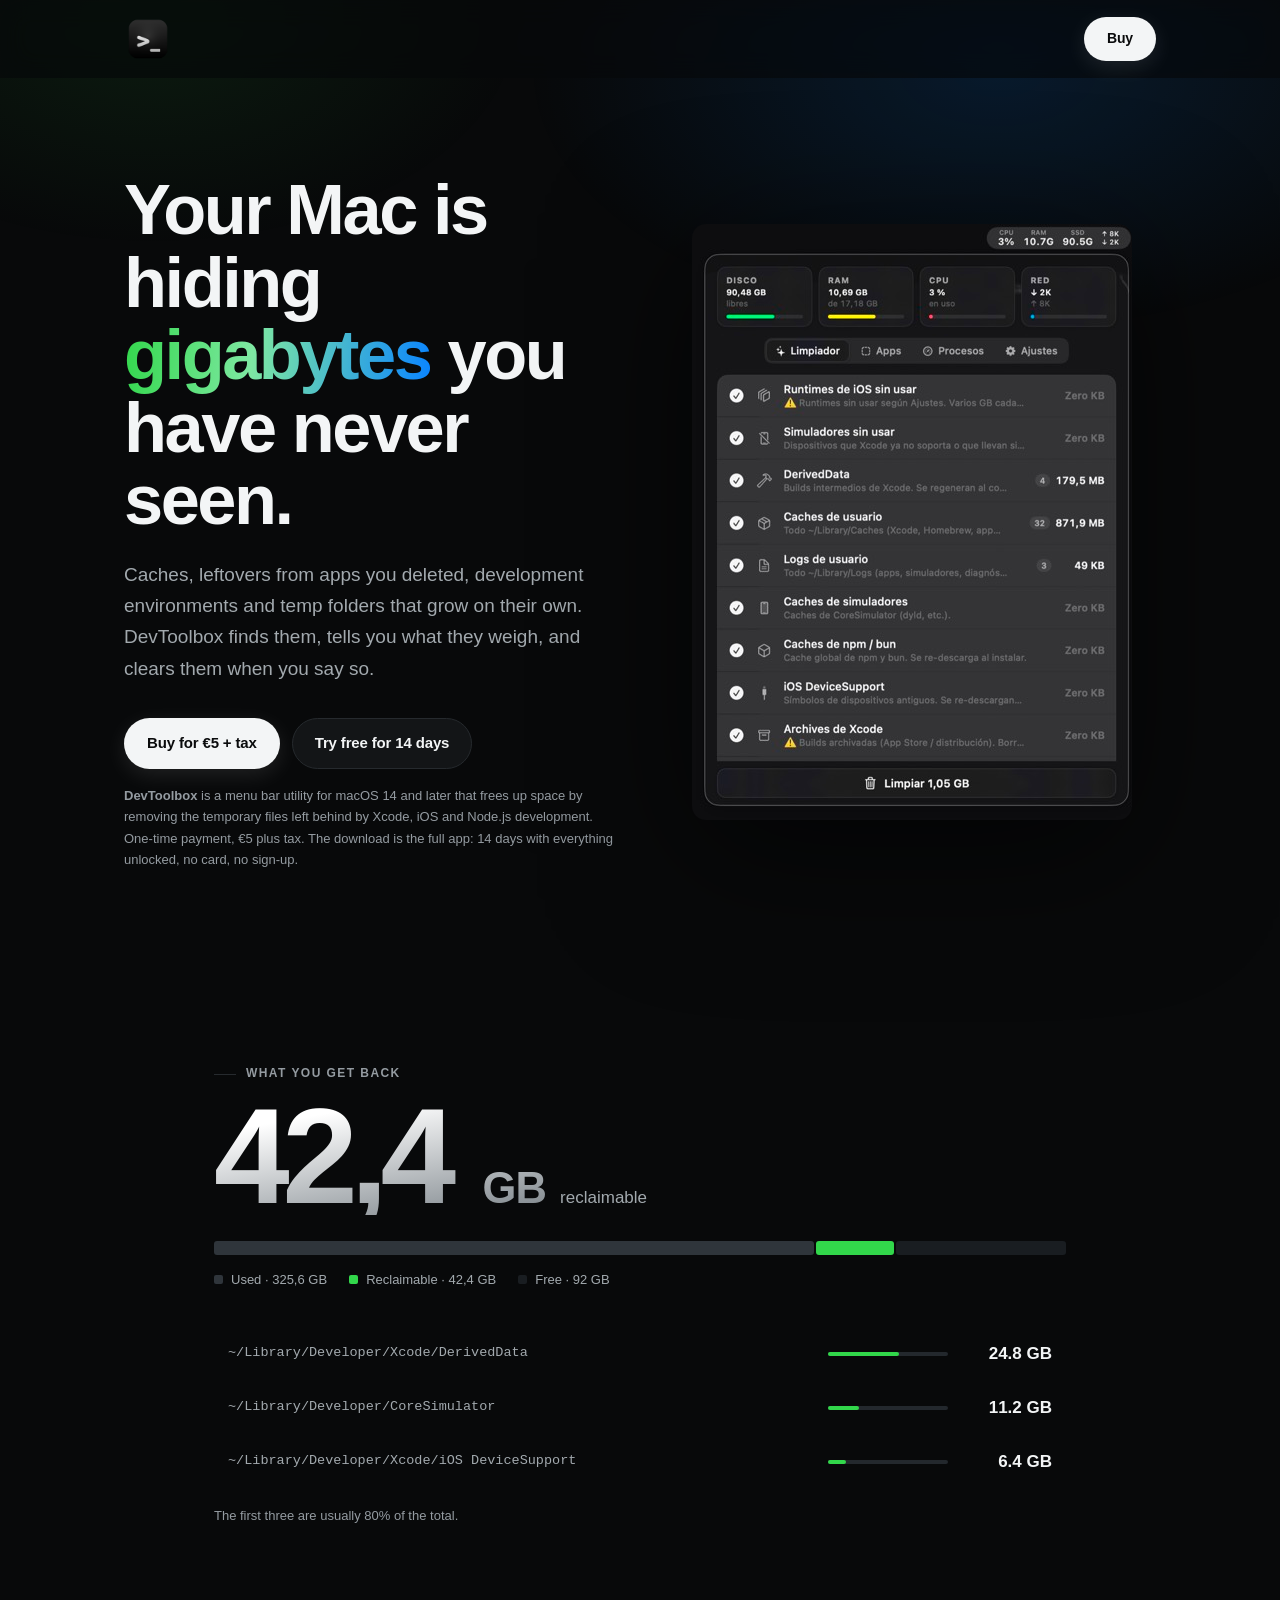
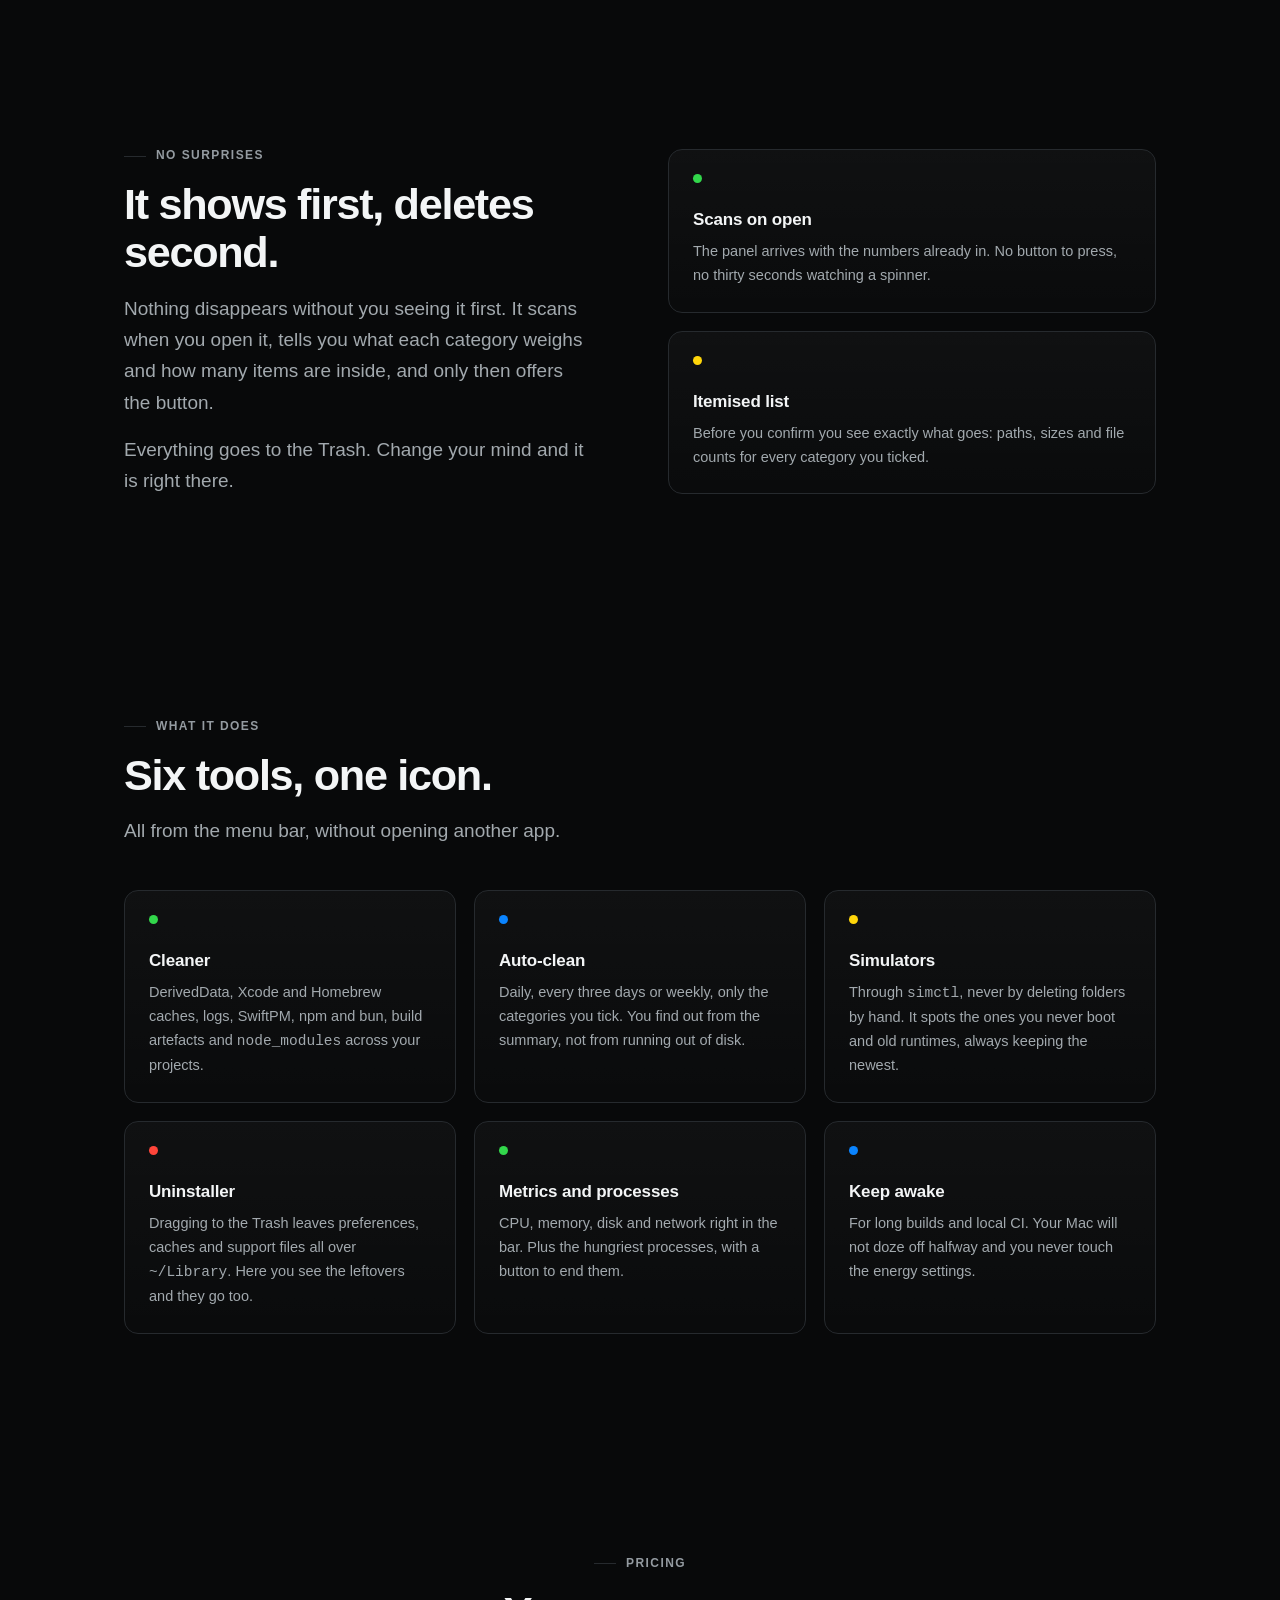
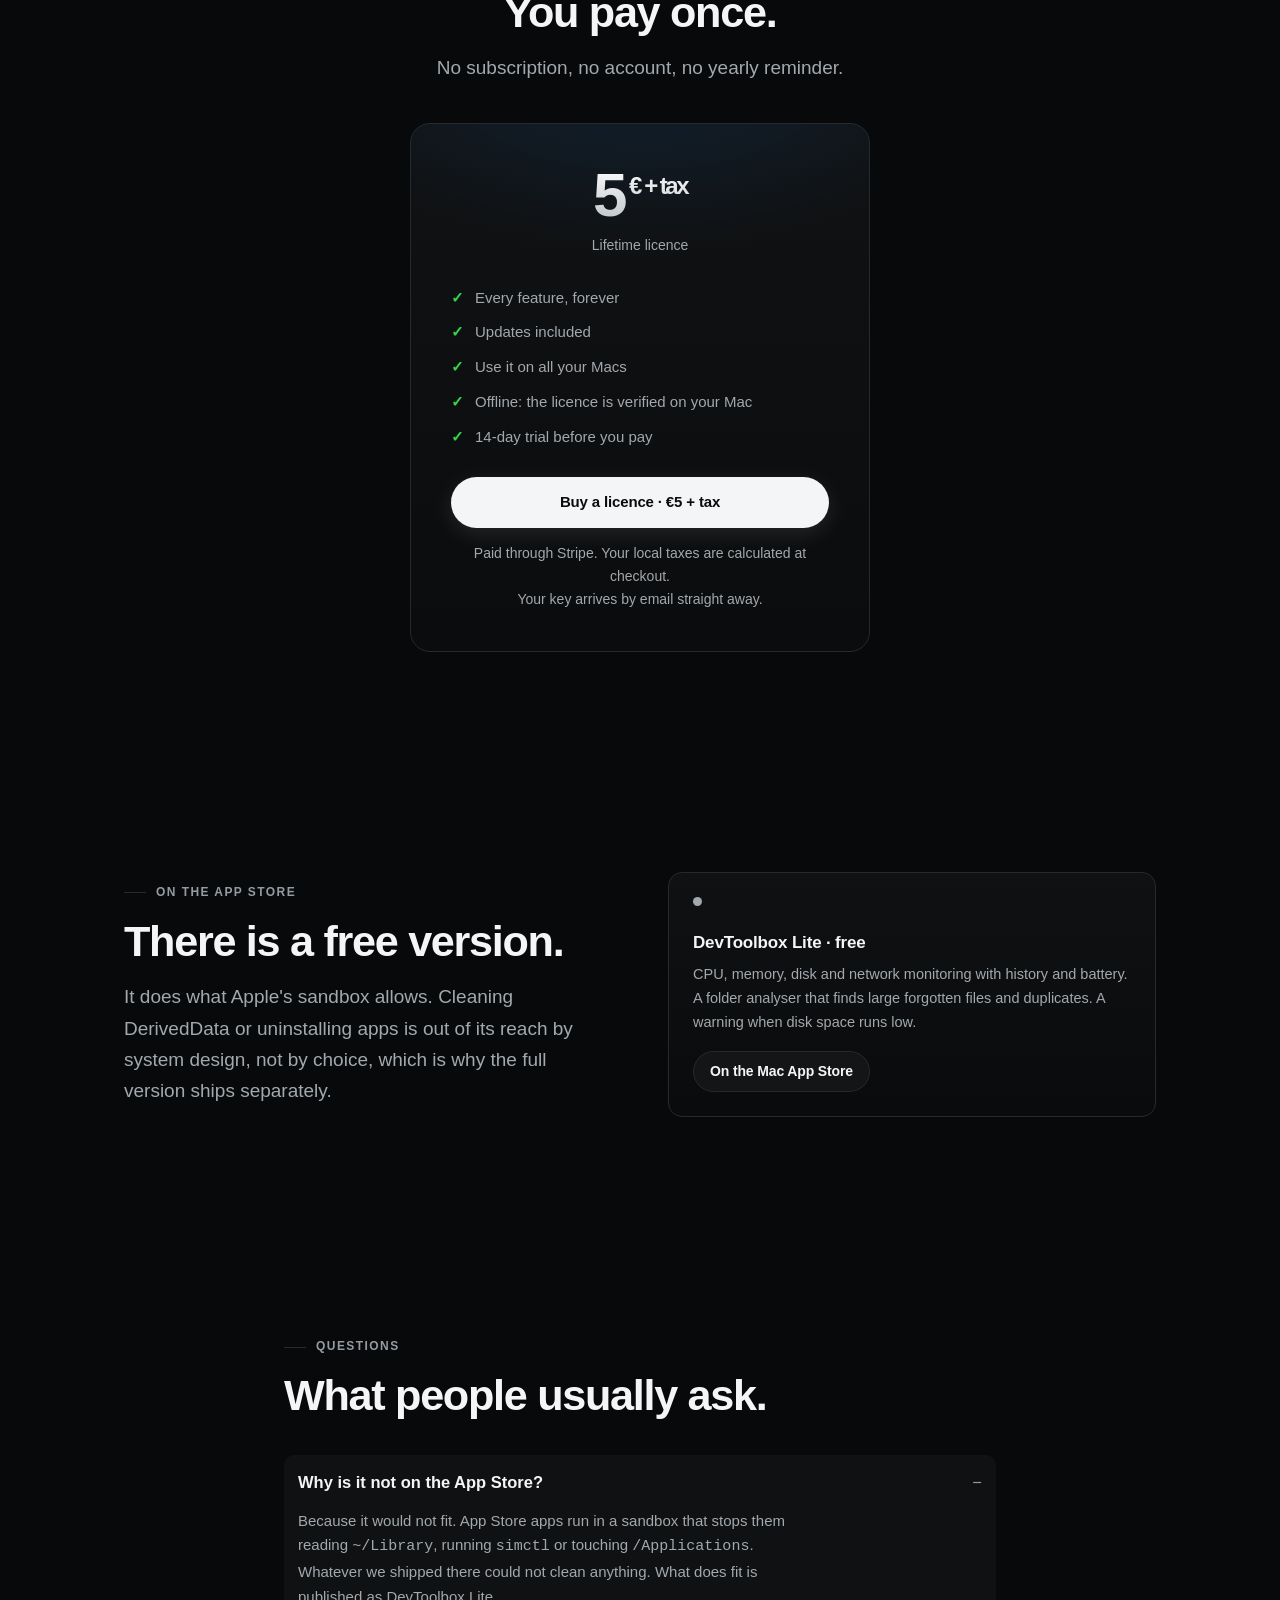
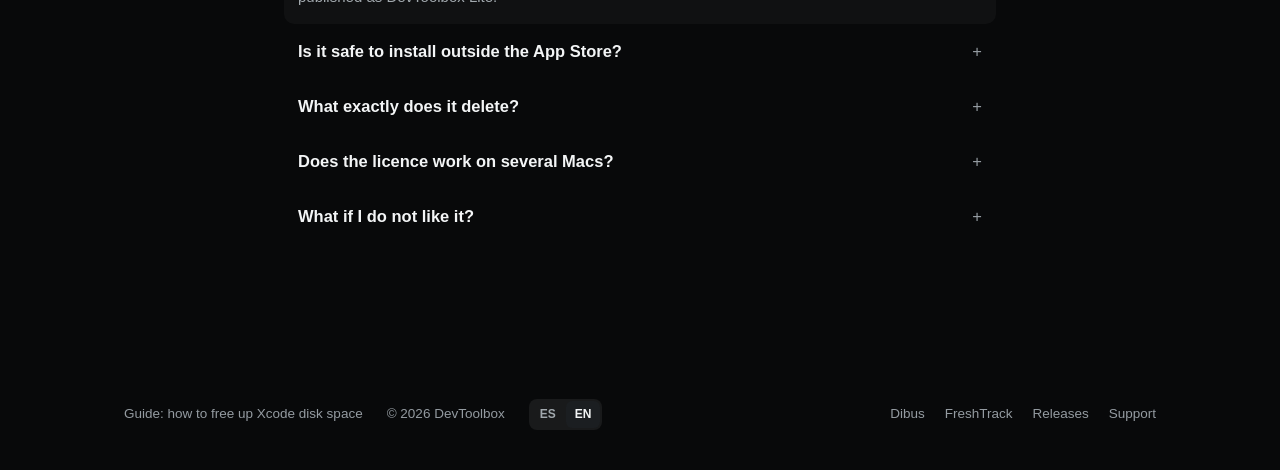
<file: index.html>
<!doctype html>
<html lang="es">
<head>
<meta charset="utf-8">
<meta name="viewport" content="width=device-width, initial-scale=1">

<title>DevToolbox — Limpia y vigila tu Mac desde la barra de menús</title>
<meta name="description" content="Utilidad de barra de menús para macOS que libera los gigas que Xcode, los simuladores de iOS, Homebrew y node_modules ocupan sin avisar. Escanea, te enseña cuánto pesa cada cosa y borra a la Papelera. 5 € de por vida.">
<link rel="canonical" href="https://devtoolbox.softapp.tech/">
<link rel="alternate" hreflang="es" href="https://devtoolbox.softapp.tech/">
<link rel="alternate" hreflang="en" href="https://devtoolbox.softapp.tech/en/">
<link rel="alternate" hreflang="x-default" href="https://devtoolbox.softapp.tech/en/">
<!-- Alternativas legibles por máquina, para agentes. -->
<link rel="alternate" type="text/plain" href="https://devtoolbox.softapp.tech/llms.txt" title="LLM summary">
<link rel="alternate" type="application/json" href="https://devtoolbox.softapp.tech/product.json" title="Machine-readable product">
<meta name="robots" content="index, follow, max-snippet:-1, max-image-preview:large">
<meta name="author" content="DevToolbox">

<meta property="og:type" content="website">
<meta property="og:site_name" content="DevToolbox">
<meta property="og:locale" content="es_ES">
<meta property="og:url" content="https://devtoolbox.softapp.tech/">
<meta property="og:title" content="DevToolbox — Limpia y vigila tu Mac desde la barra de menús">
<meta property="og:description" content="DerivedData, simuladores sin usar, cachés y node_modules. Te enseña cuánto ocupa cada cosa antes de borrar nada. 5 € de por vida.">
<meta property="og:image" content="https://devtoolbox.softapp.tech/og.png">
<meta property="og:image:width" content="1200">
<meta property="og:image:height" content="630">
<meta property="og:image:alt" content="DevToolbox: tu Mac tiene 40 GB de basura de Xcode">

<meta name="twitter:card" content="summary_large_image">
<meta name="twitter:title" content="DevToolbox — Limpia y vigila tu Mac desde la barra de menús">
<meta name="twitter:description" content="DerivedData, simuladores, cachés y node_modules. 5 € de por vida.">
<meta name="twitter:image" content="https://devtoolbox.softapp.tech/og.png">

<link rel="icon" href="favicon.png" sizes="32x32" type="image/png">
<link rel="icon" href="icon.png" sizes="128x128" type="image/png">
<link rel="apple-touch-icon" href="apple-touch-icon.png">
<meta name="theme-color" content="#08090a">
<link rel="preload" href="styles.css?v=b13d1792" as="style">
<script>
document.documentElement.classList.add('js');
(function () {
  try {
    var KEY = 'dtb-lang';
    if (localStorage.getItem(KEY)) return;
    var here = location.pathname.indexOf('/en/') !== -1 ? 'en' : 'es';
    var list = navigator.languages || [navigator.language || 'en'];
    // El español solo se sirve a quien lo pide; el resto del mundo, inglés.
    var wants = list.some(function (l) { return l.toLowerCase().indexOf('es') === 0; }) ? 'es' : 'en';
    if (wants !== here) location.replace(wants === 'en' ? 'en/' : '../');
  } catch (e) {}
})();
</script>
<link rel="stylesheet" href="styles.css?v=b13d1792">

<!-- Datos estructurados: es lo que leen tanto Google para los resultados
     enriquecidos como los rastreadores de IA para citar con precisión. -->
<script type="application/ld+json">
{
  "@context": "https://schema.org",
  "@graph": [
    {
      "@type": "Organization",
      "@id": "https://softapp.tech/#org",
      "name": "SOFTAPP SOLUTIONS LLC",
      "url": "https://softapp.tech",
      "logo": "https://devtoolbox.softapp.tech/icon-512.png"
    },
    {
      "@type": "WebSite",
      "@id": "https://devtoolbox.softapp.tech/#web",
      "url": "https://devtoolbox.softapp.tech/",
      "name": "DevToolbox",
      "publisher": { "@id": "https://softapp.tech/#org" },
      "inLanguage": "es"
    },
    {
      "@type": "SoftwareApplication",
      "@id": "https://devtoolbox.softapp.tech/#app",
      "name": "DevToolbox",
      "applicationCategory": "DeveloperApplication",
      "applicationSubCategory": "Utilidad de limpieza y monitorización",
      "operatingSystem": "macOS 14.0 o superior",
      "softwareVersion": "1.0.1",
      "url": "https://devtoolbox.softapp.tech/",
      "downloadUrl": "https://github.com/jmhdevelop/devtoolbox-releases/releases/latest",
      "screenshot": "https://devtoolbox.softapp.tech/og.png",
     "image": "https://devtoolbox.softapp.tech/icon-256.png",
     "image": "https://devtoolbox.softapp.tech/icon-256.png",
      "inLanguage": "es",
      "description": "Utilidad de barra de menús para macOS que localiza y elimina la basura que genera el desarrollo: DerivedData de Xcode, simuladores de iOS sin usar, iOS DeviceSupport, cachés de Homebrew, SwiftPM, npm y bun, y carpetas node_modules. Muestra el tamaño de cada categoría antes de borrar y envía todo a la Papelera. Incluye desinstalador de aplicaciones con archivos residuales, métricas de CPU, memoria, disco y red en la barra de menús, lista de procesos y modo de mantener el Mac despierto.",
      "featureList": [
        "Limpieza de DerivedData y cachés de Xcode",
        "Eliminación de simuladores de iOS sin usar mediante simctl",
        "Limpieza automática programada",
        "Desinstalador de apps con archivos residuales de ~/Library",
        "Métricas de CPU, memoria, disco y red en la barra de menús",
        "Lista de procesos con mayor consumo",
        "Mantener el Mac despierto durante compilaciones largas"
      ],
      "offers": {
        "@type": "Offer",
        "price": "5.00",
        "priceCurrency": "EUR",
        "availability": "https://schema.org/InStock",
        "url": "https://devtoolbox.softapp.tech/#precio",
        "description": "Licencia perpetua, un solo pago, actualizaciones incluidas. Impuestos no incluidos; el importe final depende de tu país."
      },
      "softwareHelp": "https://devtoolbox.softapp.tech/#faq"
    },
    {
      "@type": "FAQPage",
      "@id": "https://devtoolbox.softapp.tech/#faq",
      "mainEntity": [
        {
          "@type": "Question",
          "name": "¿Por qué DevToolbox no está en la Mac App Store?",
          "acceptedAnswer": {
            "@type": "Answer",
            "text": "Porque el sandbox obligatorio de la App Store impide leer ~/Library, ejecutar simctl y modificar /Applications, que es justo lo que necesita para limpiar. Una versión sandboxed no podría borrar DerivedData ni desinstalar aplicaciones. Lo que sí cabe dentro del sandbox se publica aparte como DevToolbox Lite, gratuita."
          }
        },
        {
          "@type": "Question",
          "name": "¿Es seguro instalar DevToolbox fuera de la App Store?",
          "acceptedAnswer": {
            "@type": "Answer",
            "text": "Sí. La aplicación va firmada con Developer ID y notarizada por Apple, de modo que macOS la abre sin advertencias de Gatekeeper. Cada actualización se descarga firmada con EdDSA y la app la rechaza si la firma no coincide."
          }
        },
        {
          "@type": "Question",
          "name": "¿Qué borra exactamente DevToolbox?",
          "acceptedAnswer": {
            "@type": "Answer",
            "text": "Solo las categorías que marques, y siempre a la Papelera. Antes de confirmar muestra el listado completo con rutas y tamaños. Los simuladores se eliminan con simctl, la vía oficial de Apple: borrar sus carpetas a mano deja Xcode en estado inconsistente."
          }
        },
        {
          "@type": "Question",
          "name": "¿La licencia de DevToolbox sirve en varios Macs?",
          "acceptedAnswer": {
            "@type": "Answer",
            "text": "Sí. La licencia es del usuario, no de la máquina, y se valida sin conexión a internet, por lo que puede usarse en todos tus Macs."
          }
        },
        {
          "@type": "Question",
          "name": "¿Cuánto cuesta DevToolbox?",
          "acceptedAnswer": {
            "@type": "Answer",
            "text": "5 euros más impuestos, en un pago único. El impuesto aplicable depende del país del comprador y se calcula al pagar. La licencia es perpetua e incluye las actualizaciones. Hay 14 días de prueba con todas las funciones, sin tarjeta ni registro."
          }
        }
      ]
    }
  ]
}
</script>
  <script defer src="https://softsoftmetrics.softapp.tech/b.js"></script>
</head>
<body>

<a class="skip" href="#main">Saltar al contenido</a>
<div class="progress" role="presentation"></div>

<header>
  <div class="wrap">
    <a class="logo" href="./" aria-label="DevToolbox">
      <img src="icon.png" width="38" height="38" alt="DevToolbox"
           srcset="icon.png 1x, icon-256.png 2x" decoding="async">
    </a>
    <a class="btn btn-primary btn-sm" href="#precio">Comprar</a>
  </div>
</header>

<!-- ── Portada ─────────────────────────────────────────────────────────── -->
<div class="glow" aria-hidden="true"></div>
<main id="main">
<section class="hero">
  <div class="wrap hero-grid">
    <div>
      <h1>Tu Mac guarda <em>gigas</em> que nunca has visto.</h1>
      <p class="lead">
        Cachés, restos de apps desinstaladas, entornos de desarrollo y
        carpetas temporales que crecen solas. DevToolbox las encuentra, te
        dice cuánto pesan y las borra cuando tú lo digas.
      </p>
      <div class="actions">
        <a class="btn btn-primary" href="#precio">Comprar por 5 € + Impuestos</a>
        <a class="btn btn-ghost" href="download/">Probar 14 días gratis</a>
      </div>
      <p class="note" id="que-es"><strong>DevToolbox</strong> es una utilidad de barra de menús para macOS 14 o superior que libera espacio eliminando los archivos temporales del desarrollo en Xcode, iOS y Node.js.<br>Pago único, 5 € más impuestos. La descarga es la app completa: 14 días con todo desbloqueado, sin tarjeta ni registro.</p>
    </div>

    <!-- Simulador del panel: se toca, no es una captura. -->
    <img class="shot" src="app-440.jpg" width="440" height="596"
         srcset="app-440.jpg 440w, app-660.jpg 660w, app-880.jpg 880w"
         sizes="(max-width: 860px) 380px, 440px"
         alt="Panel de DevToolbox abierto desde la barra de menús, con las métricas del sistema y la lista de categorías que ocupan espacio." fetchpriority="high" decoding="async">
  </div>
</section>

<!-- ── Ver antes de borrar ─────────────────────────────────────────────── -->
<section class="reveal disk">
  <div class="wrap">
    <p class="eyebrow">Lo que se recupera</p>
    <div class="figure">
      <p class="huge">42,4 <span>GB</span></p>
      <p class="huge-cap">recuperables</p>
    </div>

    <!-- Una sola serie destacada sobre pista neutra. La pista queda por debajo
         de 3:1 de contraste, así que las cifras van escritas, no solo en color. -->
    <div class="diskbar" role="img"
         aria-label="De 460 GB de disco, 42,4 GB son basura recuperable">
      <span class="seg used" style="flex:325.6"></span>
      <span class="seg junk" style="flex:42.4"></span>
      <span class="seg free" style="flex:92"></span>
    </div>
    <div class="diskkey">
      <span><i class="k-used"></i>Ocupado · 325,6 GB</span>
      <span><i class="k-junk"></i>Recuperables · 42,4 GB</span>
      <span><i class="k-free"></i>Libre · 92 GB</span>
    </div>

    <ol class="specs">
        <li>
          <code>~/Library/Developer/Xcode/DerivedData</code>
          <span class="wgt"><i style="width:59%"></i></span>
          <b>24,8 GB</b>
        </li>
        <li>
          <code>~/Library/Developer/CoreSimulator</code>
          <span class="wgt"><i style="width:26%"></i></span>
          <b>11,2 GB</b>
        </li>
        <li>
          <code>~/Library/Developer/Xcode/iOS DeviceSupport</code>
          <span class="wgt"><i style="width:15%"></i></span>
          <b>6,4 GB</b>
        </li>
    </ol>
    <p class="specnote">Los tres primeros suelen ser el 80% del total.</p>
  </div>
</section>

<section class="reveal">
  <div class="wrap split">
    <div>
      <p class="eyebrow">Sin sustos</p>
      <h2>Primero enseña, después borra.</h2>
      <p class="lead">
        Nada desaparece sin que lo hayas visto. Escanea al abrirlo, te dice
        cuánto pesa cada categoría y cuántos elementos hay dentro, y solo
        entonces aparece el botón.
      </p>
      <p class="lead" style="margin-top:16px">
        Todo va a la Papelera. Si te arrepientes, está donde siempre.
      </p>
    </div>
    <div>
      <div class="card">
        <span class="dot" style="background:var(--green)"></span>
        <h3>Escaneo al abrir</h3>
        <p>El panel llega con los datos hechos. Sin botones que pulsar
           ni esperas de treinta segundos mirando una rueda.</p>
      </div>
      <div class="card" style="margin-top:18px">
        <span class="dot" style="background:var(--yellow)"></span>
        <h3>Listado detallado</h3>
        <p>Antes de confirmar ves exactamente qué se va: rutas, tamaños y
           número de archivos de cada categoría marcada.</p>
      </div>
    </div>
  </div>
</section>

<!-- ── Funciones ───────────────────────────────────────────────────────── -->
<section class="reveal" id="funciones">
  <div class="wrap">
    <p class="eyebrow">Qué hace</p>
    <h2>Seis herramientas, un icono.</h2>
    <p class="lead">Todo desde la barra de menús, sin abrir otra app.</p>

    <div class="grid">
      <div class="card">
        <span class="dot" style="background:var(--green)"></span>
        <h3>Limpiador</h3>
        <p>DerivedData, cachés de Xcode y Homebrew, logs, SwiftPM, npm y bun,
           archivos de compilación y <code>node_modules</code> de tus proyectos.</p>
      </div>
      <div class="card">
        <span class="dot" style="background:var(--blue)"></span>
        <h3>Auto&#8209;limpieza</h3>
        <p>Diaria, cada tres días o semanal, solo de las categorías que marques.
           Te enteras por el resumen, no por quedarte sin disco.</p>
      </div>
      <div class="card">
        <span class="dot" style="background:var(--yellow)"></span>
        <h3>Simuladores</h3>
        <p>Vía <code>simctl</code>, nunca borrando carpetas a mano. Detecta los
           que no usas y los runtimes viejos, y siempre conserva el más nuevo.</p>
      </div>
      <div class="card">
        <span class="dot" style="background:var(--red)"></span>
        <h3>Desinstalador</h3>
        <p>Arrastrar a la Papelera deja preferencias, cachés y soporte por todo
           <code>~/Library</code>. Aquí ves los restos y se van con la app.</p>
      </div>
      <div class="card">
        <span class="dot" style="background:var(--green)"></span>
        <h3>Métricas y procesos</h3>
        <p>CPU, memoria, disco y red en la propia barra. Y los procesos que más
           consumen, con botón para terminarlos.</p>
      </div>
      <div class="card">
        <span class="dot" style="background:var(--blue)"></span>
        <h3>Mantener despierto</h3>
        <p>Para builds largos y CI local. El Mac no se duerme a mitad y no hace
           falta tocar los ajustes de energía.</p>
      </div>
    </div>
  </div>
</section>

<!-- ── Precio ──────────────────────────────────────────────────────────── -->
<section class="reveal" id="precio">
  <div class="wrap" style="text-align:center">
    <p class="eyebrow">Precio</p>
    <h2>Se paga una vez.</h2>
    <p class="lead" style="margin-inline:auto">
      Sin suscripción, sin cuenta, sin recordatorios cada año.
    </p>

    <div class="price-box">
      <div class="price">5<sup> € + impuestos</sup></div>
      <p class="muted small" style="margin-top:8px">Licencia de por vida</p>
      <ul>
        <li>Todas las funciones, para siempre</li>
        <li>Actualizaciones incluidas</li>
        <li>Úsala en todos tus Macs</li>
        <li>Sin conexión: la licencia se valida en tu Mac</li>
        <li>14 días de prueba antes de pagar</li>
      </ul>
      <a class="btn btn-primary" style="width:100%;justify-content:center"
         href="https://buy.stripe.com/3cI14n2pW9Ci5G477z6Ri00">Comprar licencia · 5 € + Impuestos</a>
      <p class="muted small" style="margin-top:14px">
        Pago mediante Stripe. Los impuestos de tu país se calculan al pagar.<br>Recibes la clave por email al instante.
      </p>
    </div>
  </div>
</section>

<!-- ── Lite ────────────────────────────────────────────────────────────── -->
<section class="reveal" id="lite">
  <div class="wrap split flip">
    <div>
      <div class="card">
        <span class="dot" style="background:var(--muted)"></span>
        <h3>DevToolbox Lite · gratis</h3>
        <p>Monitor de CPU, memoria, disco y red con histórico y batería.
           Analizador de carpetas con detector de archivos grandes olvidados
           y de duplicados. Aviso cuando queda poco disco.</p>
        <p style="margin-top:16px">
          <a class="btn btn-ghost btn-sm" href="https://apps.apple.com/app/id6807367722">En la Mac App Store</a>
        </p>
      </div>
    </div>
    <div>
      <p class="eyebrow">En la App Store</p>
      <h2>Hay una versión gratuita.</h2>
      <p class="lead">
        Hace lo que el sandbox de Apple permite hacer. Limpiar DerivedData o
        desinstalar apps queda fuera de su alcance por diseño del sistema, no
        por capricho: por eso la completa se distribuye aparte.
      </p>
    </div>
  </div>
</section>

<!-- ── Preguntas ───────────────────────────────────────────────────────── -->
<section class="reveal" id="faq">
  <div class="wrap" style="max-width:760px">
    <p class="eyebrow">Preguntas</p>
    <h2>Lo que suelen preguntar.</h2>

    <div style="margin-top:36px">
      <details open>
        <summary>¿Por qué no está en la App Store?</summary>
        <p>Porque no cabría. Las apps de la App Store van en un sandbox que les
           impide leer <code>~/Library</code>, ejecutar <code>simctl</code> o
           tocar <code>/Applications</code>. La versión que subiéramos allí no
           podría limpiar nada. Lo que sí cabe está publicado como DevToolbox Lite.</p>
      </details>
      <details>
        <summary>¿Es seguro instalarla fuera de la App Store?</summary>
        <p>Va firmada con Developer ID y notarizada por Apple, así que macOS la
           abre sin advertencias. Cada actualización se descarga firmada y la app
           la rechaza si la firma no cuadra.</p>
      </details>
      <details>
        <summary>¿Qué borra exactamente?</summary>
        <p>Solo lo que marques, y siempre a la Papelera. Antes de confirmar ves
           el listado completo con rutas y tamaños. Los simuladores se eliminan
           con <code>simctl</code>, que es la vía oficial: borrar sus carpetas a
           mano deja Xcode inconsistente.</p>
      </details>
      <details>
        <summary>¿La licencia sirve en varios Macs?</summary>
        <p>Sí. Es tuya, no de una máquina, y se valida sin conexión.</p>
      </details>
      <details>
        <summary>¿Y si no me convence?</summary>
        <p>Tienes 14 días de prueba con todo desbloqueado antes de pagar, sin
           tarjeta ni registro. Si aun así te arrepientes, escríbeme y te
           devuelvo el dinero.</p>
      </details>
    </div>
  </div>
</section>

</main>

<button class="top" aria-label="Volver arriba">↑</button>

<footer>
  <div class="wrap">
    <a href="guias/liberar-espacio-xcode/">Guía: cómo liberar espacio de Xcode</a>
    <span>© 2026 DevToolbox</span>
    <div class="lang" role="group" aria-label="Idioma">
      <a href="./" class="on" hreflang="es" lang="es" aria-label="Español">ES</a>
      <a href="en/" class="" hreflang="en" lang="en" aria-label="English">EN</a>
    </div>
    <nav>
      <a href="https://dibus.softapp.tech/">Dibus</a>
      <a href="https://freshtrack.softapp.tech/">FreshTrack</a>
      <a href="https://github.com/jmhdevelop/devtoolbox-releases/releases">Versiones</a>
      <a href="#faq">Soporte</a>
    </nav>
  </div>
</footer>

  <script src="app.js?v=b13d1792" defer></script>
  <script>
    /* Al imprimir se abren todas las preguntas y se restauran después: en papel
       no hay nada que desplegar. */
    addEventListener('beforeprint', () =>
      document.querySelectorAll('details').forEach((d) => {
        d.dataset.was = d.open; d.open = true;
      }));
    addEventListener('afterprint', () =>
      document.querySelectorAll('details').forEach((d) => {
        d.open = d.dataset.was === 'true';
      }));
  </script>
</body>
</html>
</file>
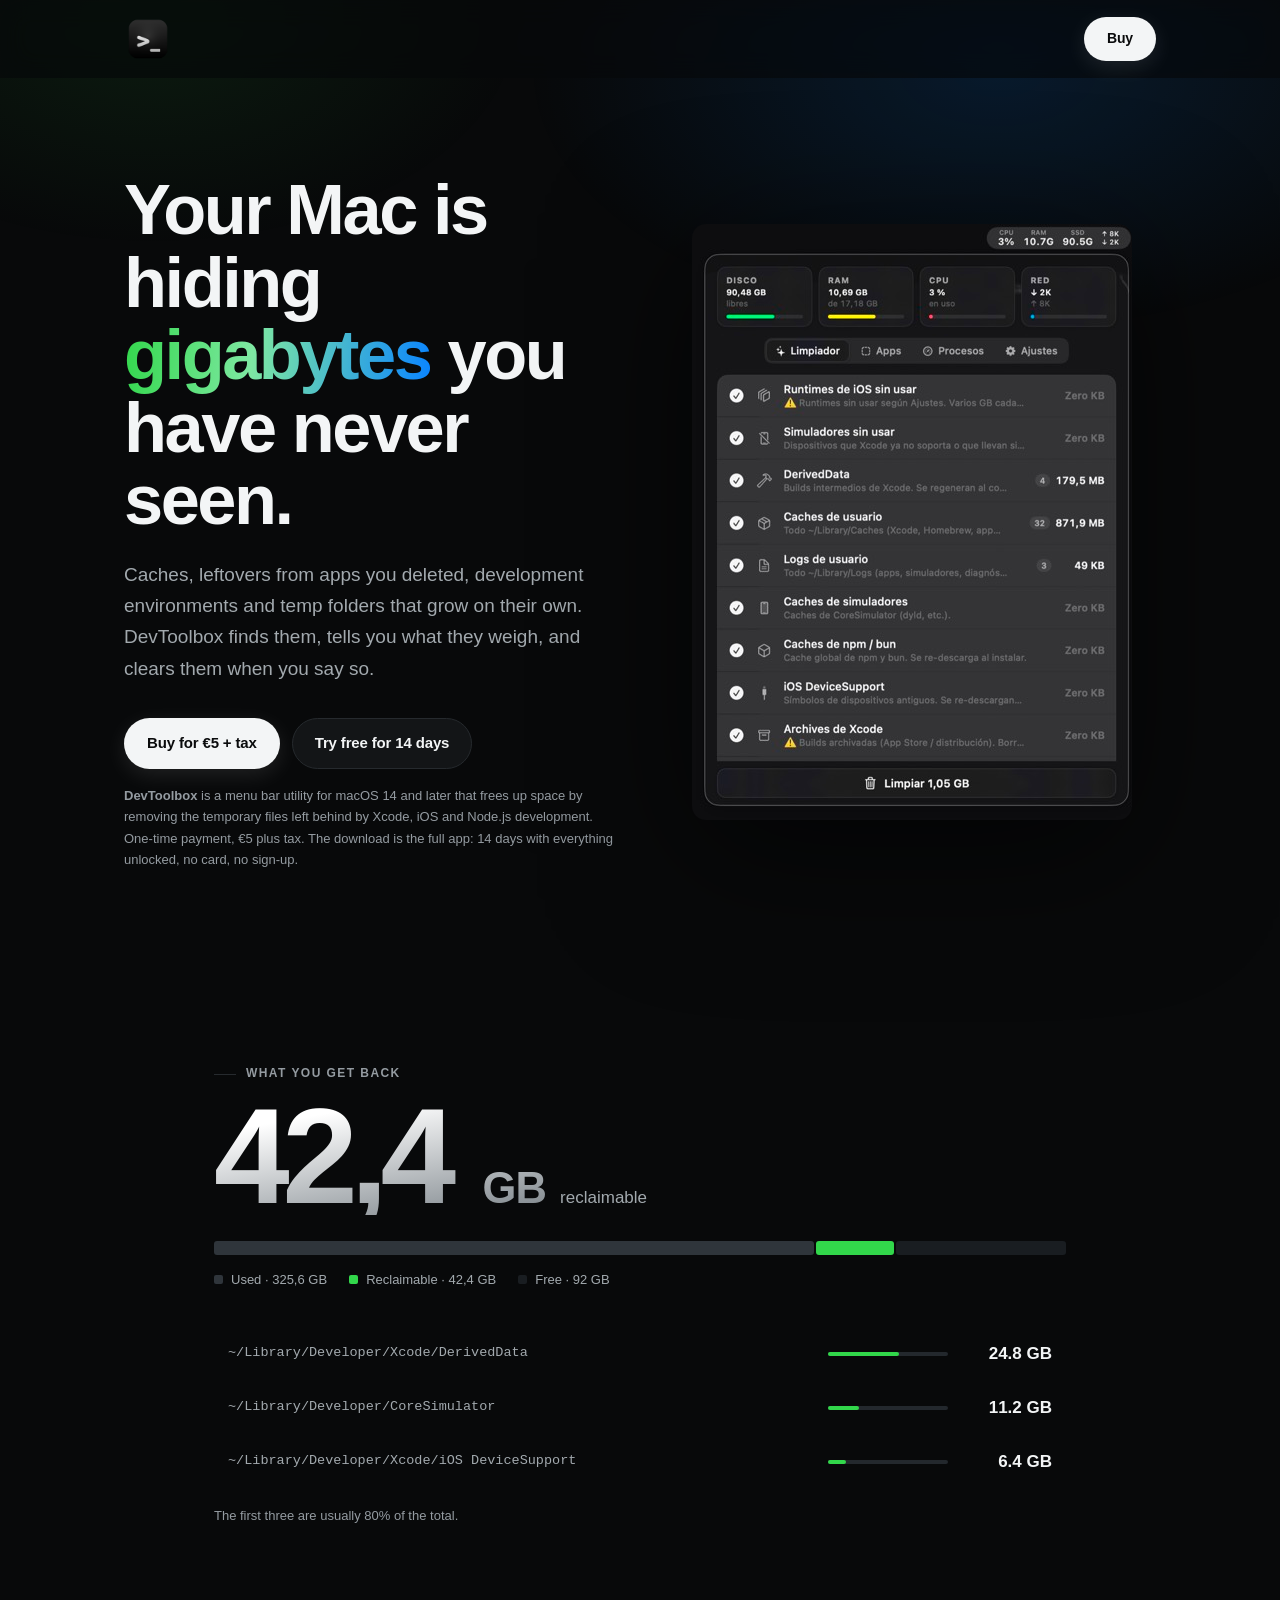
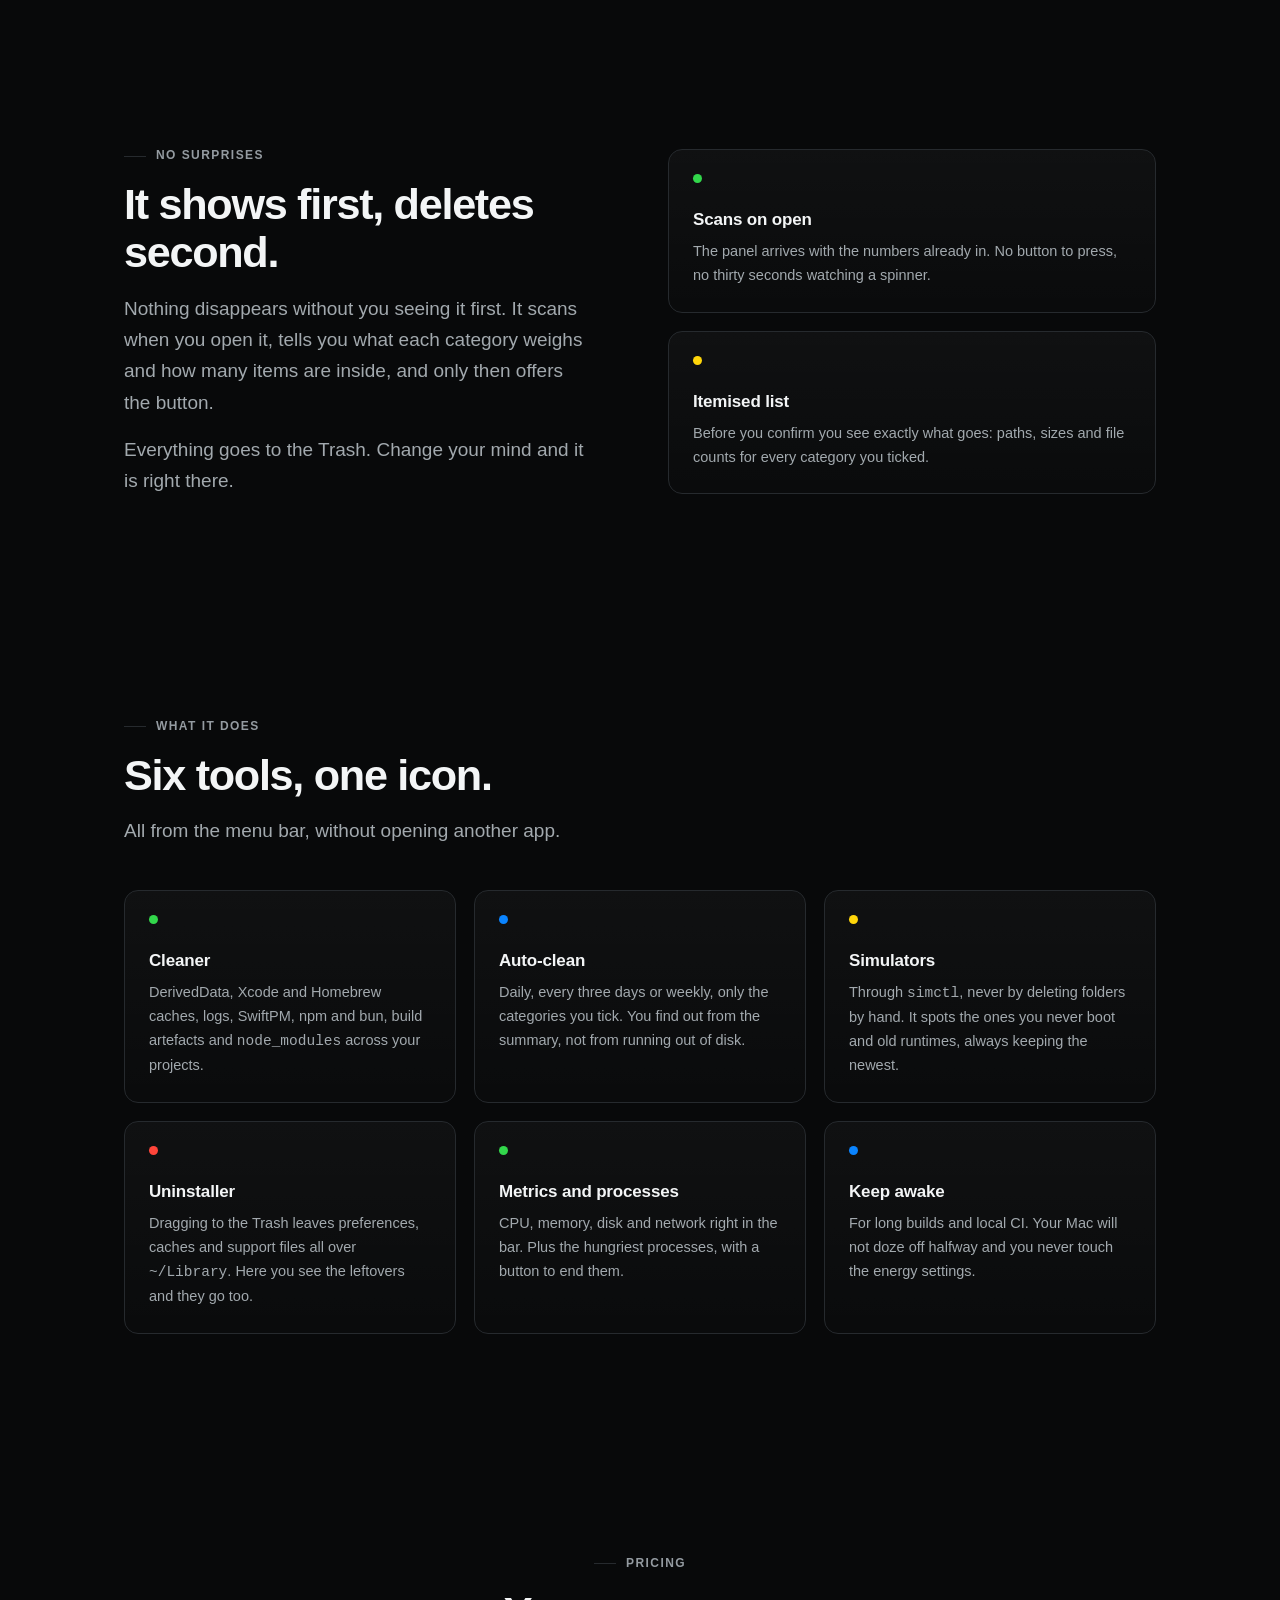
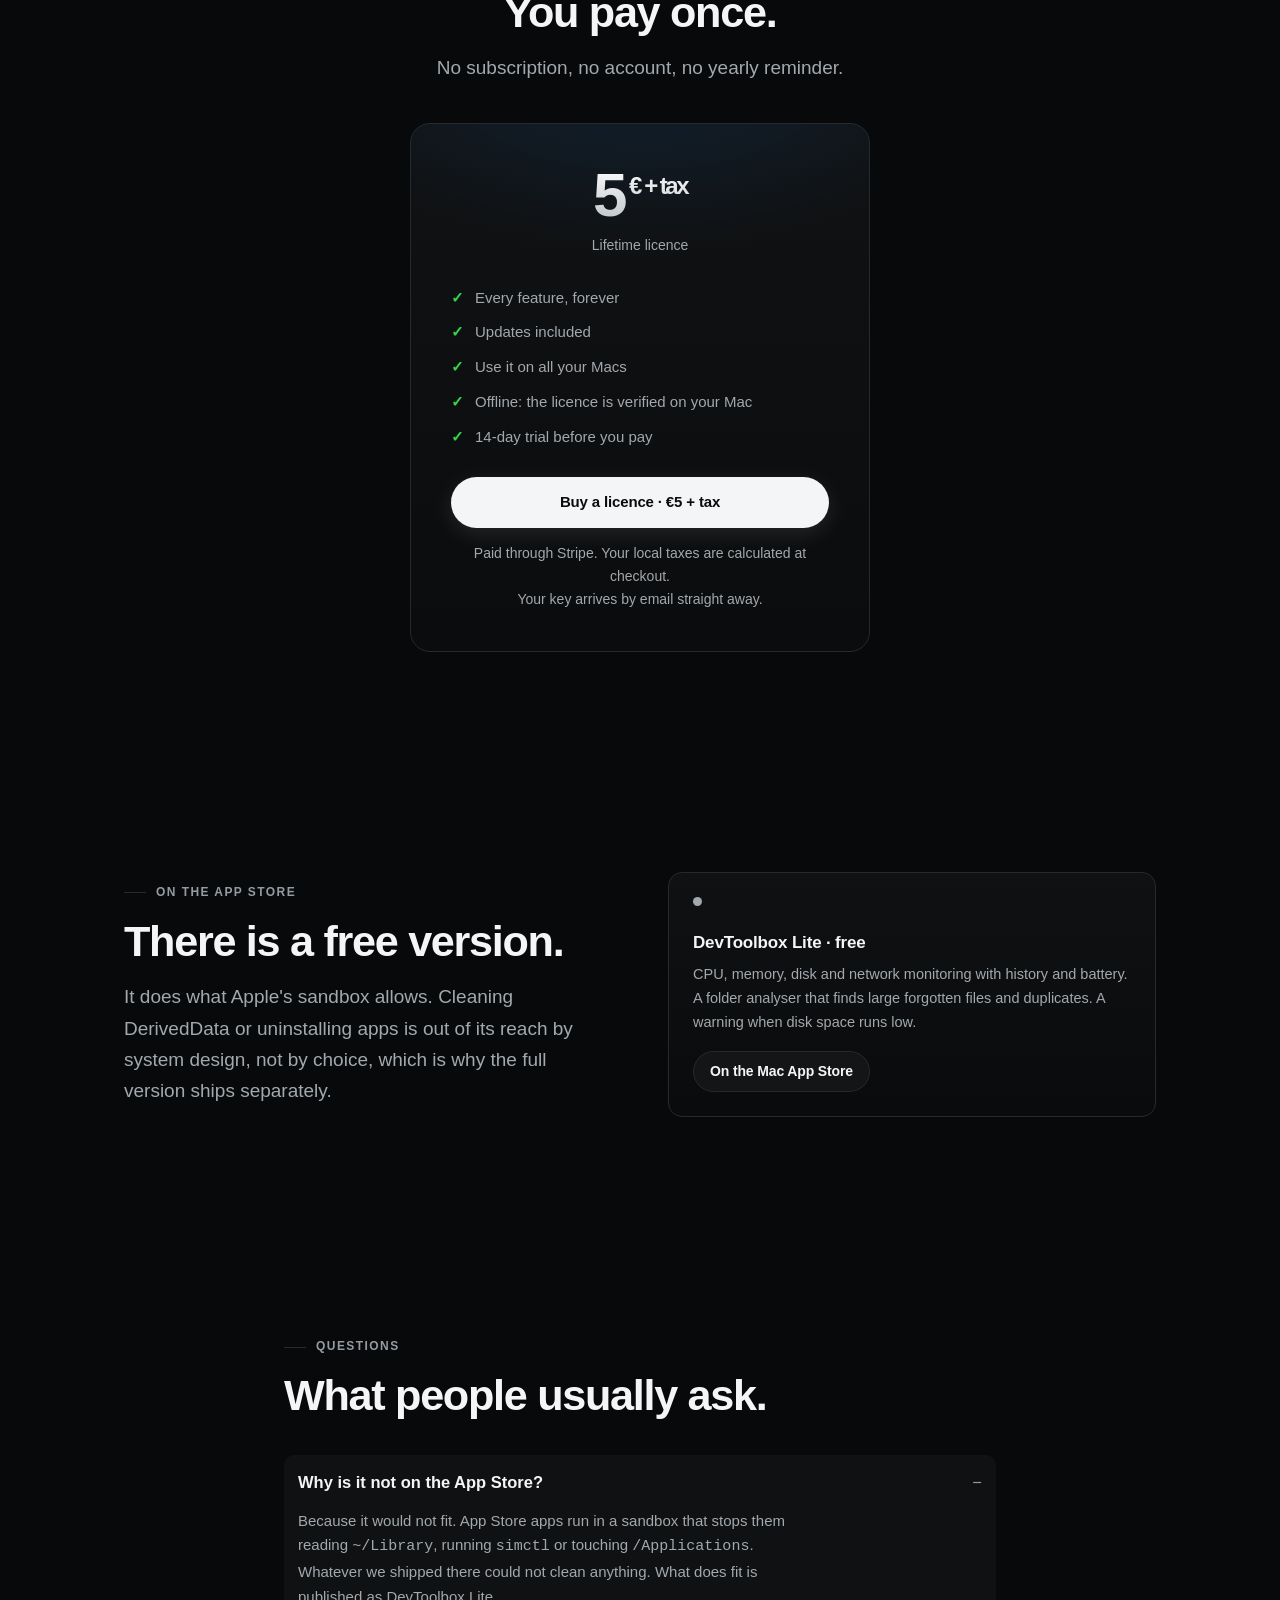
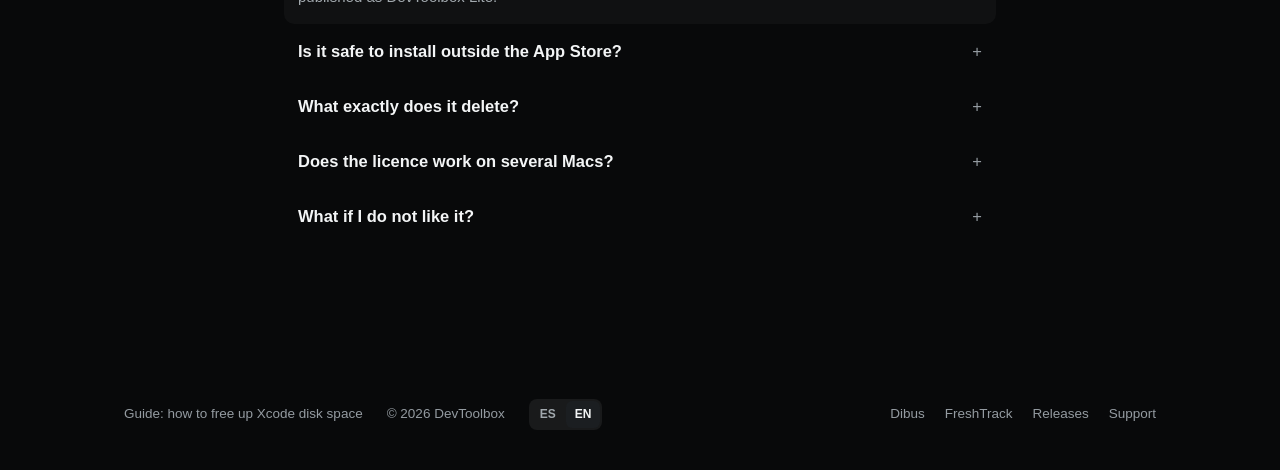
<file: en/index.html>
<!doctype html>
<html lang="en">
<head>
<meta charset="utf-8">
<meta name="viewport" content="width=device-width, initial-scale=1">

<title>DevToolbox — Clean and monitor your Mac from the menu bar</title>
<meta name="description" content="A macOS menu bar utility that reclaims the gigabytes Xcode, iOS simulators, Homebrew and node_modules quietly eat up. It scans, shows you what each item weighs, and moves it to the Trash. \u20ac5, forever.">
<link rel="canonical" href="https://devtoolbox.softapp.tech/en/">
<link rel="alternate" hreflang="es" href="https://devtoolbox.softapp.tech/">
<link rel="alternate" hreflang="en" href="https://devtoolbox.softapp.tech/en/">
<link rel="alternate" hreflang="x-default" href="https://devtoolbox.softapp.tech/en/">
<!-- Machine-readable alternates, for agents. -->
<link rel="alternate" type="text/plain" href="https://devtoolbox.softapp.tech/llms.txt" title="LLM summary">
<link rel="alternate" type="application/json" href="https://devtoolbox.softapp.tech/product.json" title="Machine-readable product">
<meta name="robots" content="index, follow, max-snippet:-1, max-image-preview:large">
<meta name="author" content="DevToolbox">

<meta property="og:type" content="website">
<meta property="og:site_name" content="DevToolbox">
<meta property="og:locale" content="en_GB">
<meta property="og:locale:alternate" content="es_ES">
<meta property="og:url" content="https://devtoolbox.softapp.tech/en/">
<meta property="og:title" content="DevToolbox — Clean and monitor your Mac from the menu bar">
<meta property="og:description" content="DerivedData, unused simulators, caches and node_modules. It shows you what each one weighs before deleting anything. €5, forever.">
<meta property="og:image" content="https://devtoolbox.softapp.tech/og.png">
<meta property="og:image:width" content="1200">
<meta property="og:image:height" content="630">
<meta property="og:image:alt" content="DevToolbox: your Mac is hiding gigabytes you have never seen">

<meta name="twitter:card" content="summary_large_image">
<meta name="twitter:title" content="DevToolbox — Clean and monitor your Mac from the menu bar">
<meta name="twitter:description" content="DerivedData, simulators, caches and node_modules. €5, forever.">
<meta name="twitter:image" content="https://devtoolbox.softapp.tech/og.png">

<link rel="icon" href="../favicon.png" sizes="32x32" type="image/png">
<link rel="icon" href="../icon.png" sizes="128x128" type="image/png">
<link rel="apple-touch-icon" href="../apple-touch-icon.png">
<meta name="theme-color" content="#08090a">
<link rel="preload" href="../styles.css?v=b13d1792" as="style">
<script>
document.documentElement.classList.add('js');
(function () {
  try {
    var KEY = 'dtb-lang';
    if (localStorage.getItem(KEY)) return;
    var here = location.pathname.indexOf('/en/') !== -1 ? 'en' : 'es';
    var list = navigator.languages || [navigator.language || 'en'];
    // El español solo se sirve a quien lo pide; el resto del mundo, inglés.
    var wants = list.some(function (l) { return l.toLowerCase().indexOf('es') === 0; }) ? 'es' : 'en';
    if (wants !== here) location.replace(wants === 'en' ? 'en/' : '../');
  } catch (e) {}
})();
</script>
<link rel="stylesheet" href="../styles.css?v=b13d1792">

<!-- Datos estructurados: es lo que leen tanto Google para los resultados
     enriquecidos como los rastreadores de IA para citar con precisión. -->
<script type="application/ld+json">
{
  "@context": "https://schema.org",
  "@graph": [
    {
      "@type": "Organization",
      "@id": "https://softapp.tech/#org",
      "name": "SOFTAPP SOLUTIONS LLC",
      "url": "https://softapp.tech",
      "logo": "https://devtoolbox.softapp.tech/icon-512.png"
    },
    {
      "@type": "WebSite",
      "@id": "https://devtoolbox.softapp.tech/#web",
      "url": "https://devtoolbox.softapp.tech/",
      "name": "DevToolbox",
      "publisher": { "@id": "https://softapp.tech/#org" },
      "inLanguage": "en"
    },
    {
      "@type": "SoftwareApplication",
      "@id": "https://devtoolbox.softapp.tech/en/#app",
      "name": "DevToolbox",
      "applicationCategory": "DeveloperApplication",
      "applicationSubCategory": "Cleanup and monitoring utility",
      "operatingSystem": "macOS 14.0 or later",
      "softwareVersion": "1.0",
      "url": "https://devtoolbox.softapp.tech/en/",
      "downloadUrl": "https://github.com/jmhdevelop/devtoolbox-releases/releases/latest",
      "screenshot": "https://devtoolbox.softapp.tech/og.png",
     "image": "https://devtoolbox.softapp.tech/icon-256.png",
      "inLanguage": "en",
      "description": "A macOS menu bar utility that finds and removes the junk left behind by development work: Xcode DerivedData, unused iOS simulators, iOS DeviceSupport, Homebrew, SwiftPM, npm and bun caches, and node_modules folders. It shows the size of every category before deleting and sends everything to the Trash. It also includes an app uninstaller that catches leftover files, CPU, memory, disk and network metrics in the menu bar, a process list, and a keep-awake mode.",
      "featureList": [
        "Cleans Xcode DerivedData and caches",
        "Removes unused iOS simulators through simctl",
        "Scheduled automatic cleaning",
        "App uninstaller including leftovers in ~/Library",
        "CPU, memory, disk and network metrics in the menu bar",
        "List of the most demanding processes",
        "Keeps the Mac awake during long builds"
      ],
      "offers": {
        "@type": "Offer",
        "price": "5.00",
        "priceCurrency": "EUR",
        "availability": "https://schema.org/InStock",
        "url": "https://devtoolbox.softapp.tech/en/#pricing",
        "description": "Perpetual licence, one single payment, updates included. Taxes not included; the final amount depends on your country."
      },
      "softwareHelp": "https://devtoolbox.softapp.tech/en/#faq"
    },
    {
      "@type": "FAQPage",
      "@id": "https://devtoolbox.softapp.tech/en/#faq",
      "mainEntity": [
        {
          "@type": "Question",
          "name": "Why is DevToolbox not on the Mac App Store?",
          "acceptedAnswer": {
            "@type": "Answer",
            "text": "Because the App Store's mandatory sandbox prevents reading ~/Library, running simctl and modifying /Applications, which is exactly what it needs in order to clean. A sandboxed build could not delete DerivedData or uninstall applications. What does fit inside the sandbox ships separately as DevToolbox Lite, which is free."
          }
        },
        {
          "@type": "Question",
          "name": "Is it safe to install DevToolbox outside the App Store?",
          "acceptedAnswer": {
            "@type": "Answer",
            "text": "Yes. The app is signed with a Developer ID and notarised by Apple, so macOS opens it without Gatekeeper warnings. Every update is downloaded with an EdDSA signature and the app rejects it if the signature does not match."
          }
        },
        {
          "@type": "Question",
          "name": "What exactly does DevToolbox delete?",
          "acceptedAnswer": {
            "@type": "Answer",
            "text": "Only the categories you tick, and always to the Trash. Before confirming it shows the complete list with paths and sizes. Simulators are removed with simctl, Apple's official route: deleting their folders by hand leaves Xcode in an inconsistent state."
          }
        },
        {
          "@type": "Question",
          "name": "Does a DevToolbox licence work on several Macs?",
          "acceptedAnswer": {
            "@type": "Answer",
            "text": "Yes. The licence belongs to the user rather than to a machine, and it is verified offline, so it can be used on all of your Macs."
          }
        },
        {
          "@type": "Question",
          "name": "How much does DevToolbox cost?",
          "acceptedAnswer": {
            "@type": "Answer",
            "text": "Five euros plus tax, as a single payment. The applicable tax depends on the buyer\u2019s country and is calculated at checkout. The licence is perpetual and includes updates. There is a 14-day trial with every feature unlocked, with no card and no sign-up."
          }
        }
      ]
    }
  ]
}
</script>
  <script defer src="https://softsoftmetrics.softapp.tech/b.js"></script>
</head>
<body>

<a class="skip" href="#main">Saltar al contenido</a>
<div class="progress" role="presentation"></div>

<header>
  <div class="wrap">
    <a class="logo" href="../" aria-label="DevToolbox">
      <img src="../icon.png" width="38" height="38" alt="DevToolbox"
           srcset="../icon.png 1x, ../icon-256.png 2x" decoding="async">
    </a>
    <a class="btn btn-primary btn-sm" href="#pricing">Buy</a>
  </div>
</header>

<!-- ── Portada ─────────────────────────────────────────────────────────── -->
<div class="glow" aria-hidden="true"></div>
<main id="main">
<section class="hero">
  <div class="wrap hero-grid">
    <div>
      <h1>Your Mac is hiding <em>gigabytes</em> you have never seen.</h1>
      <p class="lead">
        Caches, leftovers from apps you deleted, development environments and
        temp folders that grow on their own. DevToolbox finds them, tells you
        what they weigh, and clears them when you say so.
      </p>
      <div class="actions">
        <a class="btn btn-primary" href="#pricing">Buy for €5 + tax</a>
        <a class="btn btn-ghost" href="../download/">Try free for 14 days</a>
      </div>
      <p class="note" id="que-es"><strong>DevToolbox</strong> is a menu bar utility for macOS 14 and later that frees up space by removing the temporary files left behind by Xcode, iOS and Node.js development.<br>One-time payment, €5 plus tax. The download is the full app: 14 days with everything unlocked, no card, no sign-up.</p>
    </div>

    <!-- Simulador del panel: se toca, no es una captura. -->
    <img class="shot" src="../app-440.jpg" width="440" height="596"
         srcset="../app-440.jpg 440w, ../app-660.jpg 660w, ../app-880.jpg 880w"
         sizes="(max-width: 860px) 380px, 440px"
         alt="The DevToolbox panel open from the menu bar, showing system metrics and the list of categories taking up space." fetchpriority="high" decoding="async">
  </div>
</section>

<!-- ── Ver antes de borrar ─────────────────────────────────────────────── -->
<section class="reveal disk">
  <div class="wrap">
    <p class="eyebrow">What you get back</p>
    <div class="figure">
      <p class="huge">42,4 <span>GB</span></p>
      <p class="huge-cap">reclaimable</p>
    </div>

    <!-- Una sola serie destacada sobre pista neutra. La pista queda por debajo
         de 3:1 de contraste, así que las cifras van escritas, no solo en color. -->
    <div class="diskbar" role="img"
         aria-label="Of 460 GB of disk, 42.4 GB is reclaimable junk">
      <span class="seg used" style="flex:325.6"></span>
      <span class="seg junk" style="flex:42.4"></span>
      <span class="seg free" style="flex:92"></span>
    </div>
    <div class="diskkey">
      <span><i class="k-used"></i>Used · 325,6 GB</span>
      <span><i class="k-junk"></i>Reclaimable · 42,4 GB</span>
      <span><i class="k-free"></i>Free · 92 GB</span>
    </div>

    <ol class="specs">
        <li>
          <code>~/Library/Developer/Xcode/DerivedData</code>
          <span class="wgt"><i style="width:59%"></i></span>
          <b>24.8 GB</b>
        </li>
        <li>
          <code>~/Library/Developer/CoreSimulator</code>
          <span class="wgt"><i style="width:26%"></i></span>
          <b>11.2 GB</b>
        </li>
        <li>
          <code>~/Library/Developer/Xcode/iOS DeviceSupport</code>
          <span class="wgt"><i style="width:15%"></i></span>
          <b>6.4 GB</b>
        </li>
    </ol>
    <p class="specnote">The first three are usually 80% of the total.</p>
  </div>
</section>

<section class="reveal">
  <div class="wrap split">
    <div>
      <p class="eyebrow">No surprises</p>
      <h2>It shows first, deletes second.</h2>
      <p class="lead">
        Nothing disappears without you seeing it first. It scans when you open
        it, tells you what each category weighs and how many items are inside,
        and only then offers the button.
      </p>
      <p class="lead" style="margin-top:16px">
        Everything goes to the Trash. Change your mind and it is right there.
      </p>
    </div>
    <div>
      <div class="card">
        <span class="dot" style="background:var(--green)"></span>
        <h3>Scans on open</h3>
        <p>The panel arrives with the numbers already in. No button to press,
           no thirty seconds watching a spinner.</p>
      </div>
      <div class="card" style="margin-top:18px">
        <span class="dot" style="background:var(--yellow)"></span>
        <h3>Itemised list</h3>
        <p>Before you confirm you see exactly what goes: paths, sizes and file
           counts for every category you ticked.</p>
      </div>
    </div>
  </div>
</section>

<!-- ── Funciones ───────────────────────────────────────────────────────── -->
<section class="reveal" id="features">
  <div class="wrap">
    <p class="eyebrow">What it does</p>
    <h2>Six tools, one icon.</h2>
    <p class="lead">All from the menu bar, without opening another app.</p>

    <div class="grid">
      <div class="card">
        <span class="dot" style="background:var(--green)"></span>
        <h3>Cleaner</h3>
        <p>DerivedData, Xcode and Homebrew caches, logs, SwiftPM, npm and bun,
           build artefacts and <code>node_modules</code> across your projects.</p>
      </div>
      <div class="card">
        <span class="dot" style="background:var(--blue)"></span>
        <h3>Auto&#8209;clean</h3>
        <p>Daily, every three days or weekly, only the categories you tick.
           You find out from the summary, not from running out of disk.</p>
      </div>
      <div class="card">
        <span class="dot" style="background:var(--yellow)"></span>
        <h3>Simulators</h3>
        <p>Through <code>simctl</code>, never by deleting folders by hand. It spots
           the ones you never boot and old runtimes, always keeping the newest.</p>
      </div>
      <div class="card">
        <span class="dot" style="background:var(--red)"></span>
        <h3>Uninstaller</h3>
        <p>Dragging to the Trash leaves preferences, caches and support files all
           over <code>~/Library</code>. Here you see the leftovers and they go too.</p>
      </div>
      <div class="card">
        <span class="dot" style="background:var(--green)"></span>
        <h3>Metrics and processes</h3>
        <p>CPU, memory, disk and network right in the bar. Plus the hungriest
           processes, with a button to end them.</p>
      </div>
      <div class="card">
        <span class="dot" style="background:var(--blue)"></span>
        <h3>Keep awake</h3>
        <p>For long builds and local CI. Your Mac will not doze off halfway and you
           never touch the energy settings.</p>
      </div>
    </div>
  </div>
</section>

<!-- ── Precio ──────────────────────────────────────────────────────────── -->
<section class="reveal" id="pricing">
  <div class="wrap" style="text-align:center">
    <p class="eyebrow">Pricing</p>
    <h2>You pay once.</h2>
    <p class="lead" style="margin-inline:auto">
      No subscription, no account, no yearly reminder.
    </p>

    <div class="price-box">
      <div class="price">5<sup> € + tax</sup></div>
      <p class="muted small" style="margin-top:8px">Lifetime licence</p>
      <ul>
        <li>Every feature, forever</li>
        <li>Updates included</li>
        <li>Use it on all your Macs</li>
        <li>Offline: the licence is verified on your Mac</li>
        <li>14-day trial before you pay</li>
      </ul>
      <a class="btn btn-primary" style="width:100%;justify-content:center"
         href="https://buy.stripe.com/3cI14n2pW9Ci5G477z6Ri00">Buy a licence · €5 + tax</a>
      <p class="muted small" style="margin-top:14px">
        Paid through Stripe. Your local taxes are calculated at checkout.<br>Your key arrives by email straight away.
      </p>
    </div>
  </div>
</section>

<!-- ── Lite ────────────────────────────────────────────────────────────── -->
<section class="reveal" id="lite">
  <div class="wrap split flip">
    <div>
      <div class="card">
        <span class="dot" style="background:var(--muted)"></span>
        <h3>DevToolbox Lite · free</h3>
        <p>CPU, memory, disk and network monitoring with history and battery.
           A folder analyser that finds large forgotten files and duplicates.
           A warning when disk space runs low.</p>
        <p style="margin-top:16px">
          <a class="btn btn-ghost btn-sm" href="https://apps.apple.com/app/id6807367722">On the Mac App Store</a>
        </p>
      </div>
    </div>
    <div>
      <p class="eyebrow">On the App Store</p>
      <h2>There is a free version.</h2>
      <p class="lead">
        It does what Apple's sandbox allows. Cleaning DerivedData or uninstalling
        apps is out of its reach by system design, not by choice, which is why
        the full version ships separately.
      </p>
    </div>
  </div>
</section>

<!-- ── Preguntas ───────────────────────────────────────────────────────── -->
<section class="reveal" id="faq">
  <div class="wrap" style="max-width:760px">
    <p class="eyebrow">Questions</p>
    <h2>What people usually ask.</h2>

    <div style="margin-top:36px">
      <details open>
        <summary>Why is it not on the App Store?</summary>
        <p>Because it would not fit. App Store apps run in a sandbox that stops them
           reading <code>~/Library</code>, running <code>simctl</code> or touching
           <code>/Applications</code>. Whatever we shipped there could not clean
           anything. What does fit is published as DevToolbox Lite.</p>
      </details>
      <details>
        <summary>Is it safe to install outside the App Store?</summary>
        <p>It is signed with a Developer ID and notarised by Apple, so macOS opens it
           without warnings. Every update downloads signed, and the app refuses it
           if the signature does not match.</p>
      </details>
      <details>
        <summary>What exactly does it delete?</summary>
        <p>Only what you tick, and always to the Trash. Before confirming you see the
           full list with paths and sizes. Simulators are removed with
           <code>simctl</code>, the official route: deleting their folders by hand
           leaves Xcode inconsistent.</p>
      </details>
      <details>
        <summary>Does the licence work on several Macs?</summary>
        <p>Yes. It belongs to you, not to a machine, and it is verified offline.</p>
      </details>
      <details>
        <summary>What if I do not like it?</summary>
        <p>You get 14 days with everything unlocked before paying, no card and no
           sign-up. If you still regret it, write to me and I will refund you.</p>
      </details>
    </div>
  </div>
</section>

</main>

<button class="top" aria-label="Back to top">↑</button>

<footer>
  <div class="wrap">
    <a href="../en/guides/free-up-xcode-space/">Guide: how to free up Xcode disk space</a>
    <span>© 2026 DevToolbox</span>
    <div class="lang" role="group" aria-label="Language">
      <a href="../" class="" hreflang="es" lang="es" aria-label="Español">ES</a>
      <a href="./" class="on" hreflang="en" lang="en" aria-label="English">EN</a>
    </div>
    <nav>
      <a href="https://dibus.softapp.tech/">Dibus</a>
      <a href="https://freshtrack.softapp.tech/">FreshTrack</a>
      <a href="https://github.com/jmhdevelop/devtoolbox-releases/releases">Releases</a>
      <a href="#faq">Support</a>
    </nav>
  </div>
</footer>

  <script src="../app.js?v=b13d1792" defer></script>
</body>
</html>
</file>
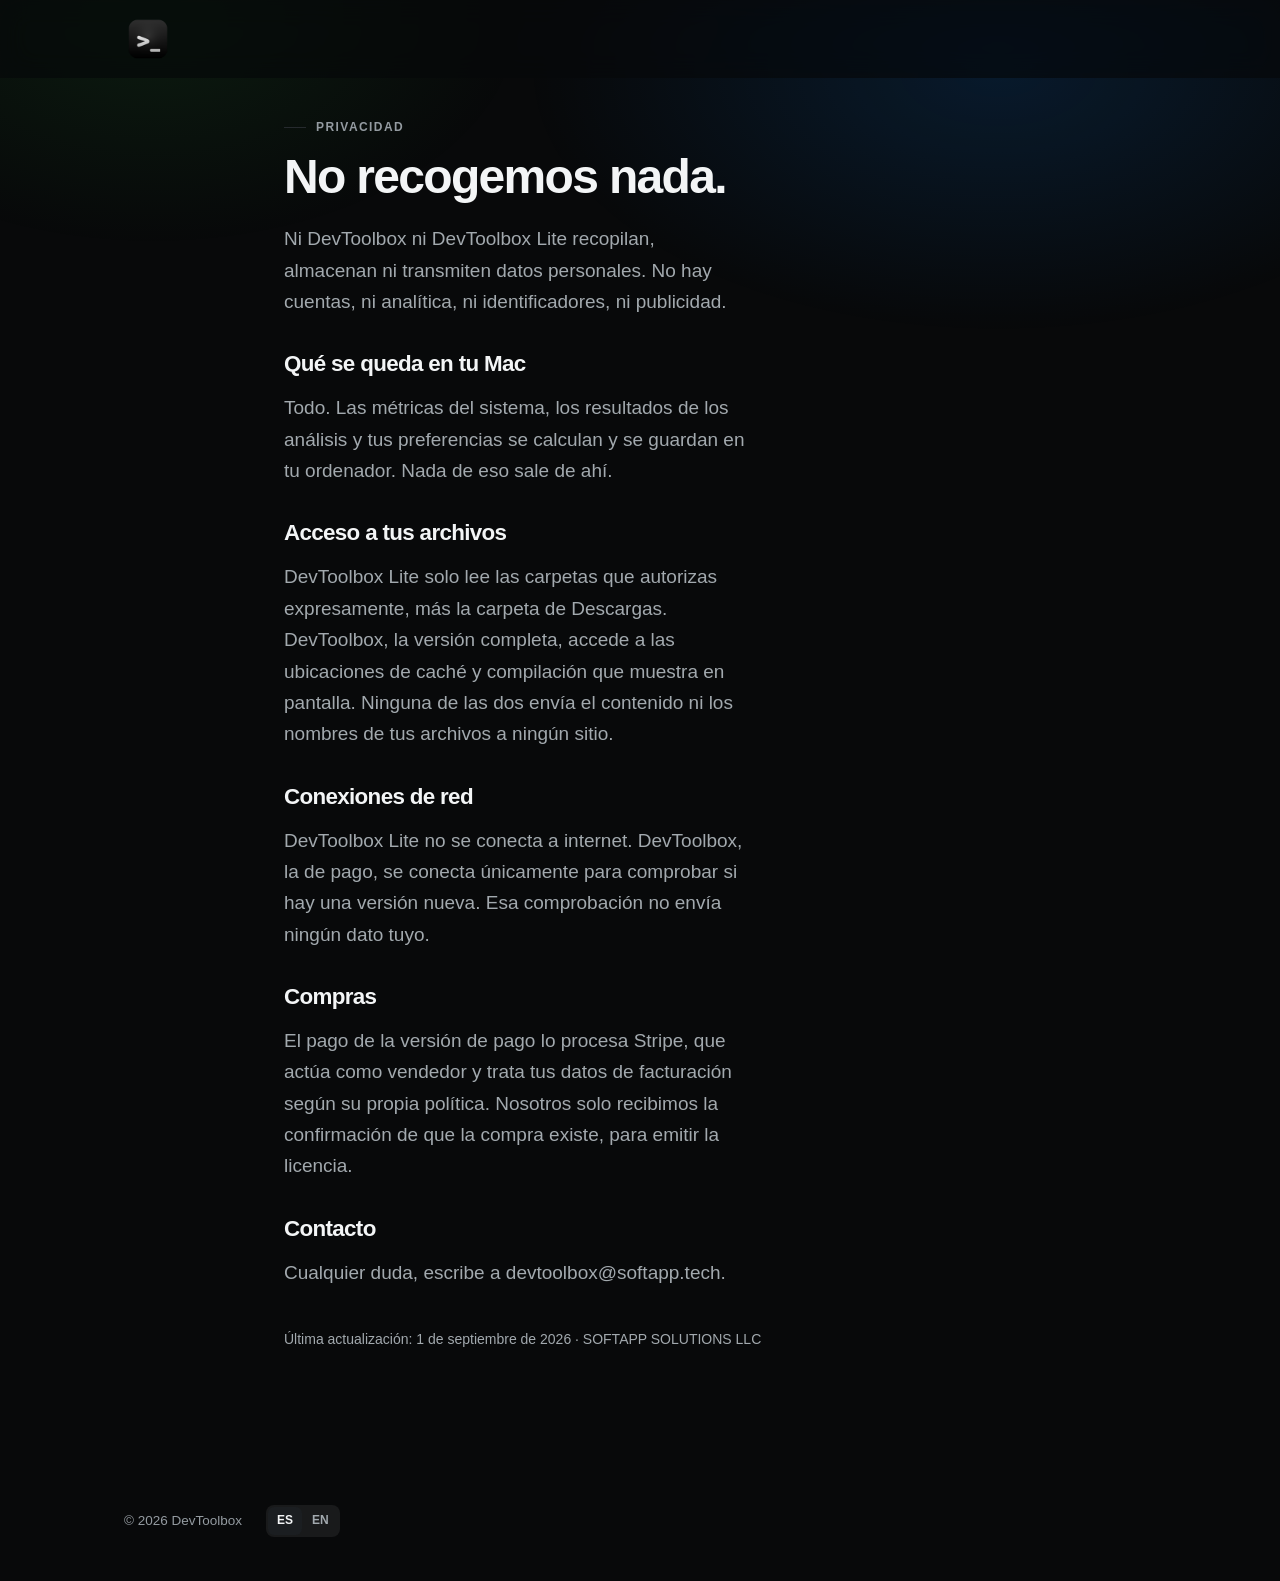
<file: privacidad/index.html>
<!doctype html>
<html lang="es"><head>
<meta charset="utf-8">
<meta name="viewport" content="width=device-width, initial-scale=1">
<title>Privacidad — DevToolbox</title>
<link rel="alternate" hreflang="en" href="https://devtoolbox.softapp.tech/en/privacy/">
<link rel="icon" href="../favicon.png" type="image/png">
<link rel="stylesheet" href="../styles.css?v=b13d1792">
</head><body>
<div class="glow" aria-hidden="true"></div>
<header><div class="wrap">
  <a class="logo" href="../"><img src="../icon.png" width="38" height="38" alt="DevToolbox"></a>
</div></header>

<main id="main"><section class="reveal in" style="padding-top:40px">
<div class="wrap" style="max-width:760px">
  <p class="eyebrow">Privacidad</p>
  <h1 style="font-size:clamp(2rem,5vw,3rem)">No recogemos nada.</h1>
  <p class="lead" style="margin-bottom:34px">
    Ni DevToolbox ni DevToolbox Lite recopilan, almacenan ni transmiten datos personales.
    No hay cuentas, ni analítica, ni identificadores, ni publicidad.
  </p>

  <h2 style="font-size:1.4rem;margin-top:34px">Qué se queda en tu Mac</h2>
  <p class="lead">
    Todo. Las métricas del sistema, los resultados de los análisis y tus preferencias
    se calculan y se guardan en tu ordenador. Nada de eso sale de ahí.
  </p>

  <h2 style="font-size:1.4rem;margin-top:34px">Acceso a tus archivos</h2>
  <p class="lead">
    DevToolbox Lite solo lee las carpetas que autorizas expresamente, más la carpeta
    de Descargas. DevToolbox, la versión completa, accede a las ubicaciones de caché
    y compilación que muestra en pantalla. Ninguna de las dos envía el contenido ni
    los nombres de tus archivos a ningún sitio.
  </p>

  <h2 style="font-size:1.4rem;margin-top:34px">Conexiones de red</h2>
  <p class="lead">
    DevToolbox Lite no se conecta a internet. DevToolbox, la de pago, se conecta
    únicamente para comprobar si hay una versión nueva. Esa comprobación no envía
    ningún dato tuyo.
  </p>

  <h2 style="font-size:1.4rem;margin-top:34px">Compras</h2>
  <p class="lead">
    El pago de la versión de pago lo procesa Stripe, que actúa como vendedor y
    trata tus datos de facturación según su propia política. Nosotros solo recibimos
    la confirmación de que la compra existe, para emitir la licencia.
  </p>

  <h2 style="font-size:1.4rem;margin-top:34px">Contacto</h2>
  <p class="lead">
    Cualquier duda, escribe a <a href="mailto:devtoolbox@softapp.tech">devtoolbox@softapp.tech</a>.
  </p>

  <p class="small muted" style="margin-top:40px">
    Última actualización: 1 de septiembre de 2026 · SOFTAPP SOLUTIONS LLC
  </p>
</div>
</section></main>

<footer><div class="wrap">
  <span>© 2026 DevToolbox</span>
  <div class="lang"><a href="../" hreflang="es" class="on">ES</a><a href="../en/privacy/" hreflang="en">EN</a></div>
</div></footer>
</body></html>
</file>
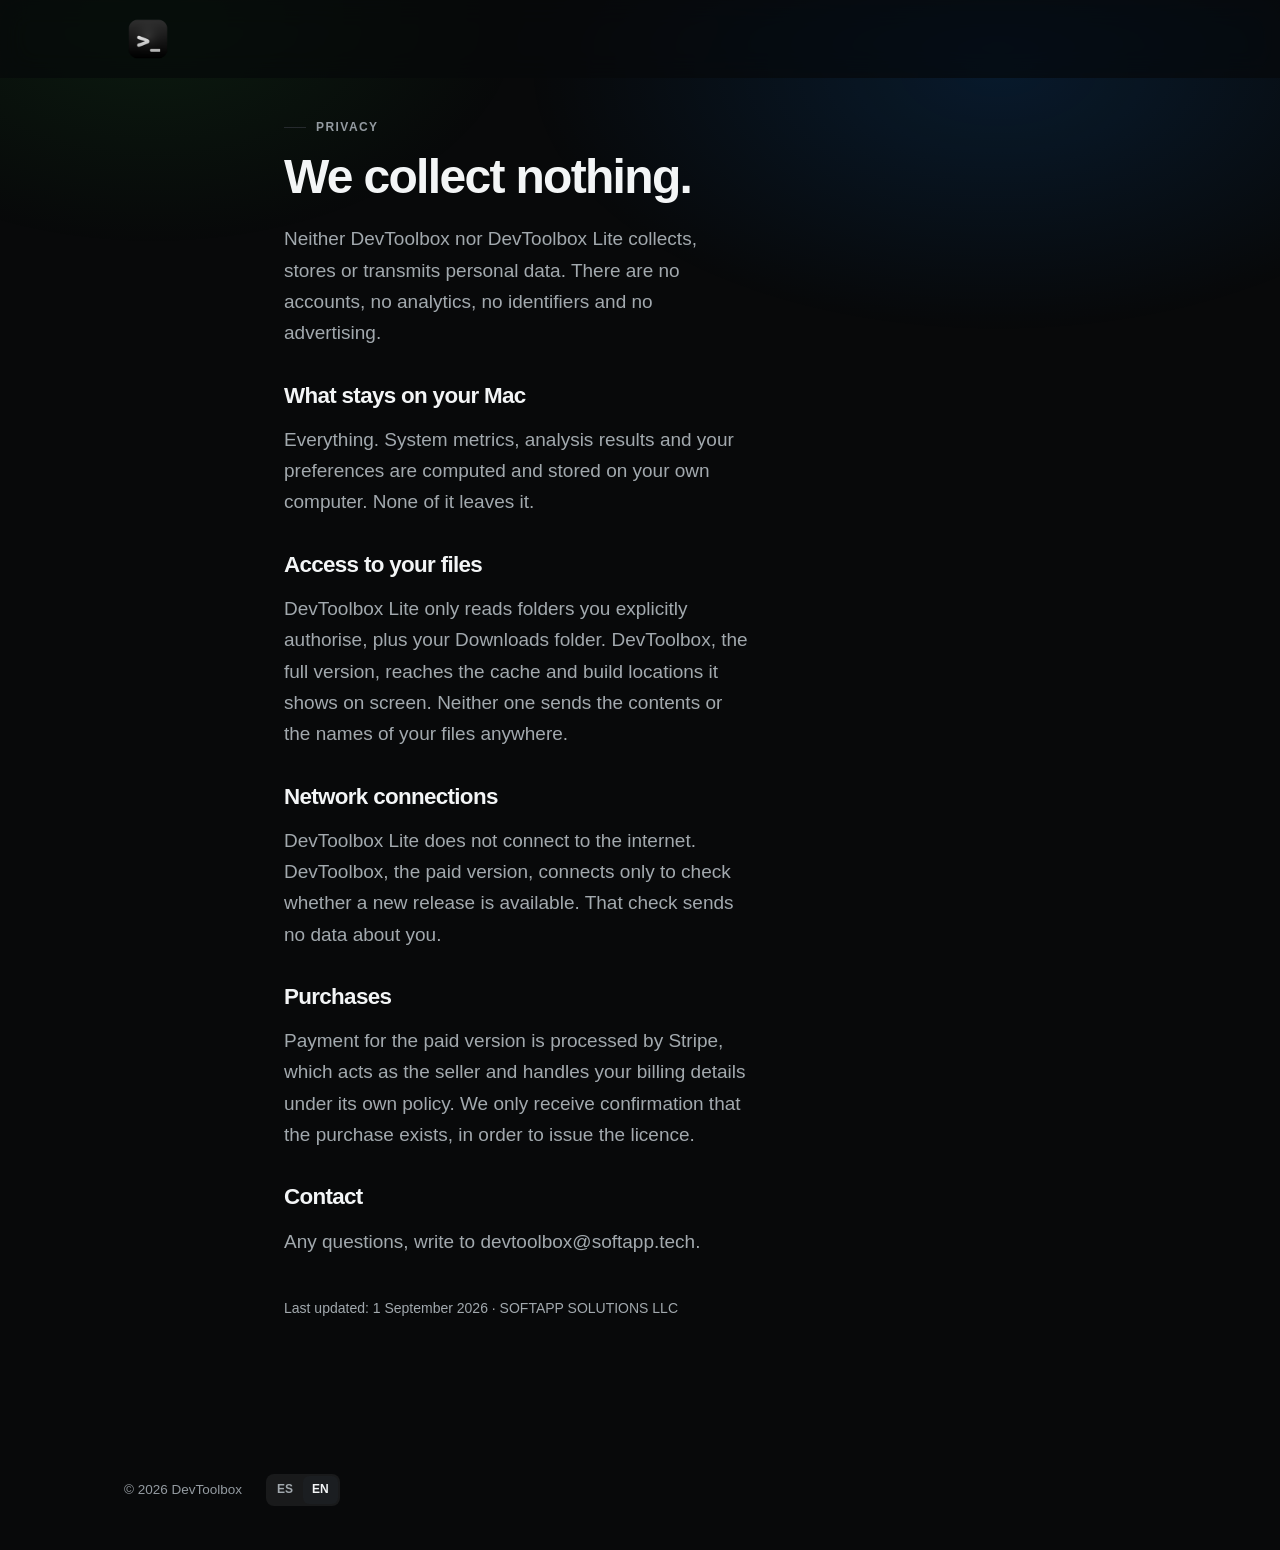
<file: en/privacy/index.html>
<!doctype html>
<html lang="en"><head>
<meta charset="utf-8">
<meta name="viewport" content="width=device-width, initial-scale=1">
<title>Privacy — DevToolbox</title>
<link rel="alternate" hreflang="es" href="https://devtoolbox.softapp.tech/privacidad/">
<link rel="icon" href="../../favicon.png" type="image/png">
<link rel="stylesheet" href="../../styles.css">
</head><body>
<div class="glow" aria-hidden="true"></div>
<header><div class="wrap">
  <a class="logo" href="../"><img src="../../icon.png" width="38" height="38" alt="DevToolbox"></a>
</div></header>

<main id="main"><section class="reveal in" style="padding-top:40px">
<div class="wrap" style="max-width:760px">
  <p class="eyebrow">Privacy</p>
  <h1 style="font-size:clamp(2rem,5vw,3rem)">We collect nothing.</h1>
  <p class="lead" style="margin-bottom:34px">
    Neither DevToolbox nor DevToolbox Lite collects, stores or transmits personal
    data. There are no accounts, no analytics, no identifiers and no advertising.
  </p>

  <h2 style="font-size:1.4rem;margin-top:34px">What stays on your Mac</h2>
  <p class="lead">
    Everything. System metrics, analysis results and your preferences are computed
    and stored on your own computer. None of it leaves it.
  </p>

  <h2 style="font-size:1.4rem;margin-top:34px">Access to your files</h2>
  <p class="lead">
    DevToolbox Lite only reads folders you explicitly authorise, plus your Downloads
    folder. DevToolbox, the full version, reaches the cache and build locations it
    shows on screen. Neither one sends the contents or the names of your files
    anywhere.
  </p>

  <h2 style="font-size:1.4rem;margin-top:34px">Network connections</h2>
  <p class="lead">
    DevToolbox Lite does not connect to the internet. DevToolbox, the paid version,
    connects only to check whether a new release is available. That check sends no
    data about you.
  </p>

  <h2 style="font-size:1.4rem;margin-top:34px">Purchases</h2>
  <p class="lead">
    Payment for the paid version is processed by Stripe, which acts as the seller
    and handles your billing details under its own policy. We only receive
    confirmation that the purchase exists, in order to issue the licence.
  </p>

  <h2 style="font-size:1.4rem;margin-top:34px">Contact</h2>
  <p class="lead">
    Any questions, write to <a href="mailto:devtoolbox@softapp.tech">devtoolbox@softapp.tech</a>.
  </p>

  <p class="small muted" style="margin-top:40px">
    Last updated: 1 September 2026 · SOFTAPP SOLUTIONS LLC
  </p>
</div>
</section></main>

<footer><div class="wrap">
  <span>© 2026 DevToolbox</span>
  <div class="lang"><a href="../../privacidad/" hreflang="es">ES</a><a href="./" hreflang="en" class="on">EN</a></div>
</div></footer>
</body></html>
</file>
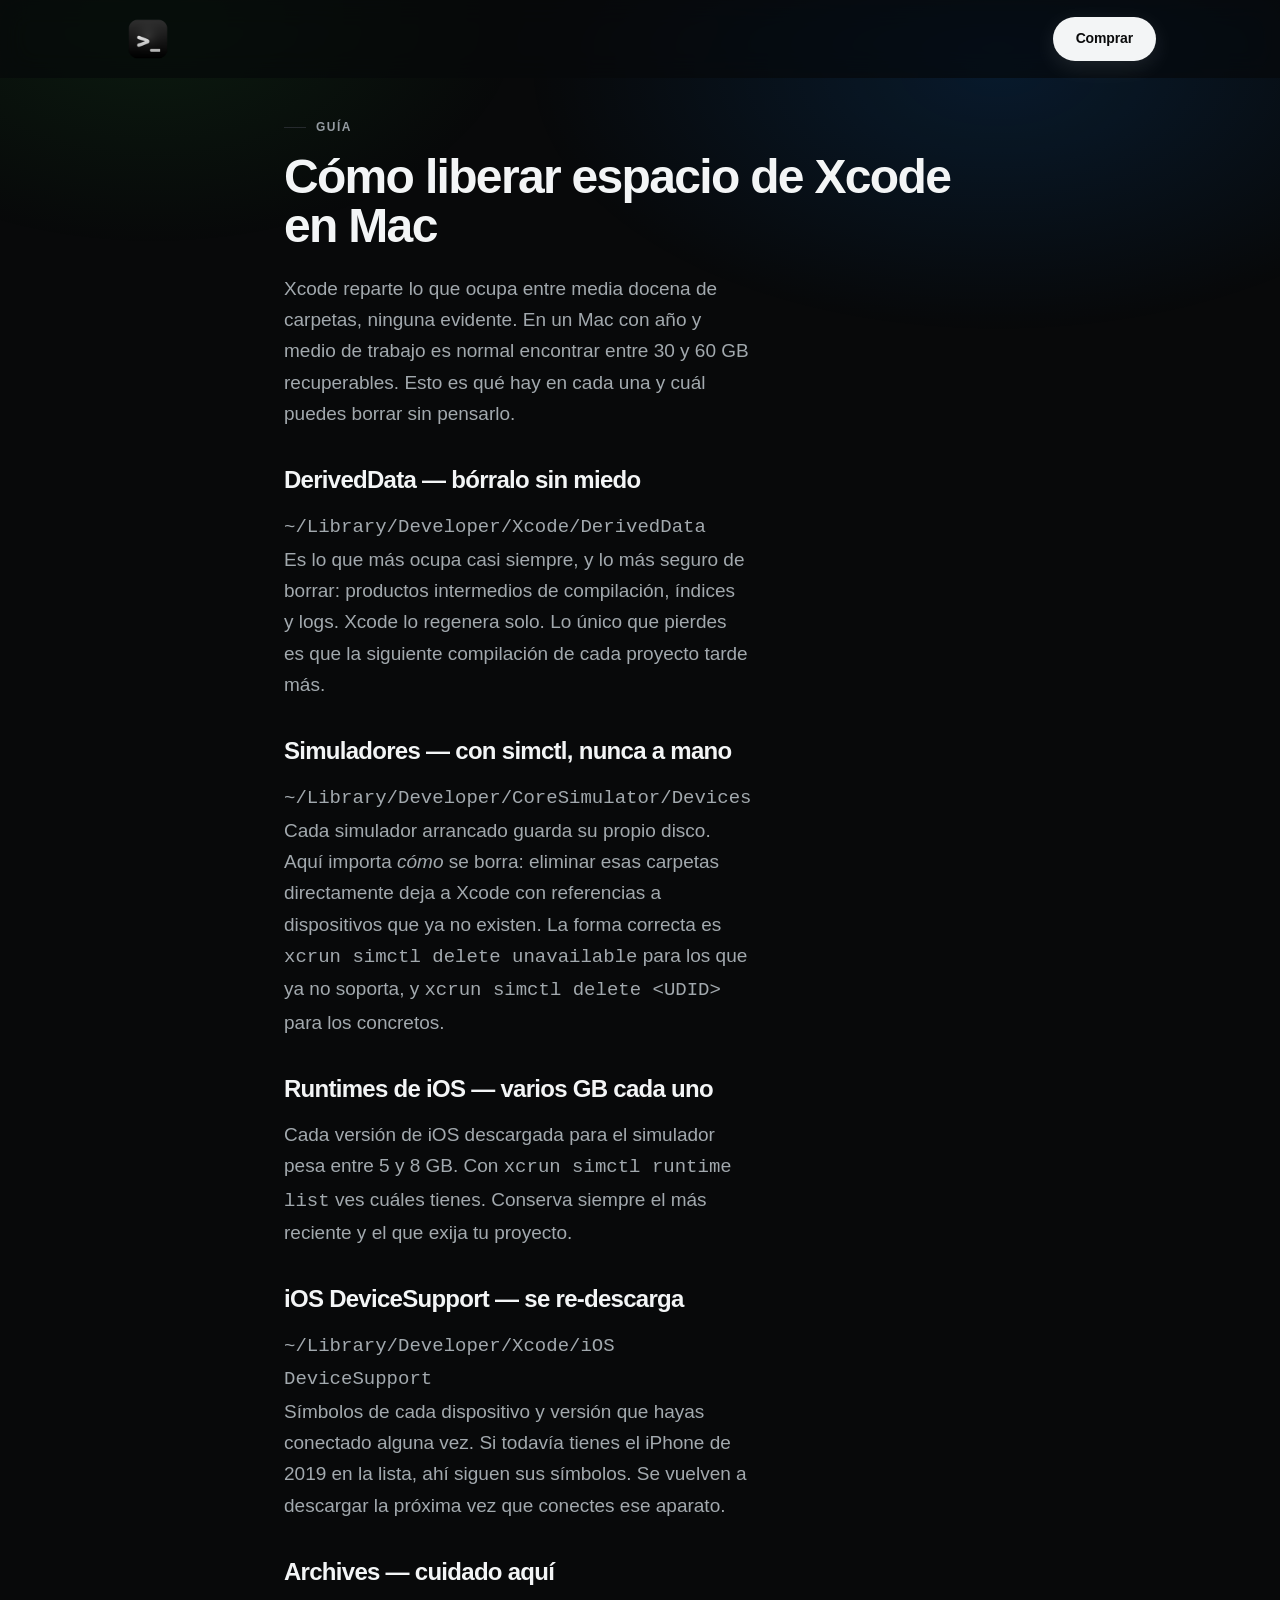
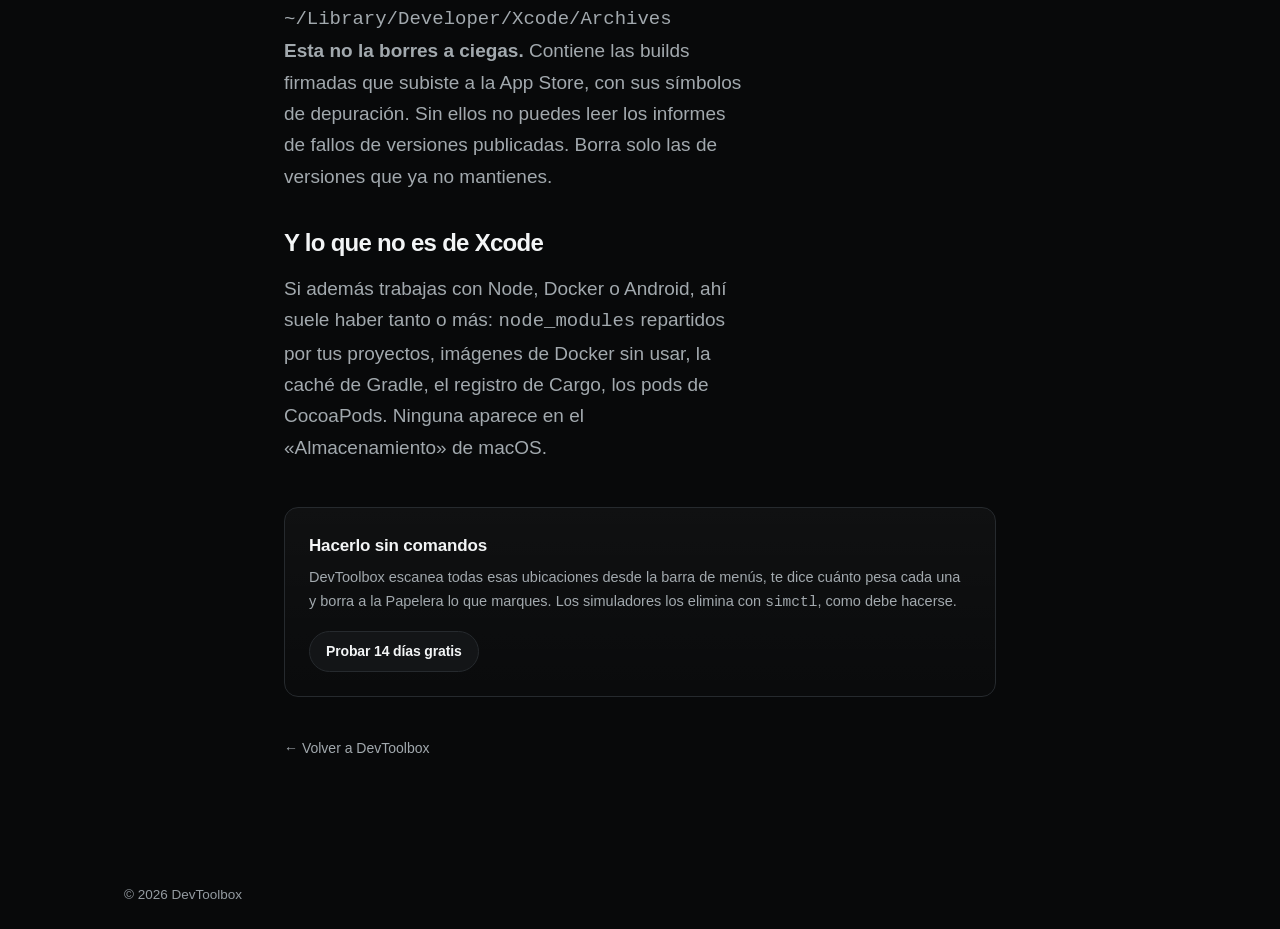
<file: guias/liberar-espacio-xcode/index.html>
<!doctype html>
<html lang="es"><head>
<meta charset="utf-8">
<meta name="viewport" content="width=device-width, initial-scale=1">
<title>Cómo liberar espacio de Xcode en Mac: qué borrar y qué no (2026)</title>
<meta name="description" content="Xcode acumula decenas de gigas en DerivedData, simuladores, DeviceSupport y archivos. Qué ocupa cada carpeta, cuál se puede borrar sin miedo y cuál no.">
<link rel="canonical" href="https://devtoolbox.softapp.tech/guias/liberar-espacio-xcode/">
<link rel="alternate" hreflang="en" href="https://devtoolbox.softapp.tech/en/guides/free-up-xcode-space/">
<link rel="alternate" hreflang="es" href="https://devtoolbox.softapp.tech/guias/liberar-espacio-xcode/">
<meta name="robots" content="index, follow, max-snippet:-1">
<link rel="icon" href="../../favicon.png" type="image/png">
<link rel="stylesheet" href="../../styles.css">
<script defer src="https://softsoftmetrics.softapp.tech/b.js"></script>
<script type="application/ld+json">
{"@context":"https://schema.org","@type":"HowTo",
 "name":"Cómo liberar espacio de Xcode en Mac",
 "description":"Qué carpetas ocupa Xcode, cuánto pesan y cuáles se pueden borrar sin romper nada.",
 "inLanguage":"es",
 "totalTime":"PT5M",
 "step":[
  {"@type":"HowToStep","name":"Borrar DerivedData","text":"Elimina ~/Library/Developer/Xcode/DerivedData. Son builds intermedios y se regeneran al compilar."},
  {"@type":"HowToStep","name":"Eliminar simuladores sin usar","text":"Usa xcrun simctl delete unavailable para quitar los que Xcode ya no soporta."},
  {"@type":"HowToStep","name":"Limpiar iOS DeviceSupport","text":"Borra ~/Library/Developer/Xcode/iOS DeviceSupport. Se re-descarga al conectar el dispositivo."},
  {"@type":"HowToStep","name":"Revisar los archivos","text":"Comprueba ~/Library/Developer/Xcode/Archives antes de borrar: contiene builds firmadas que quizá necesites."}
 ]}
</script>
</head><body>
<div class="glow" aria-hidden="true"></div>
<header><div class="wrap">
  <a class="logo" href="../../"><img src="../../icon.png" width="38" height="38" alt="DevToolbox"></a>
  <a class="btn btn-primary btn-sm" href="../../#precio">Comprar</a>
</div></header>

<main id="main"><article class="reveal in" style="padding:40px 0 80px">
<div class="wrap" style="max-width:760px">
  <p class="eyebrow">Guía</p>
  <h1 style="font-size:clamp(2rem,5vw,3rem)">Cómo liberar espacio de Xcode en Mac</h1>
  <p class="lead" style="margin-bottom:34px">
    Xcode reparte lo que ocupa entre media docena de carpetas, ninguna evidente.
    En un Mac con año y medio de trabajo es normal encontrar entre 30 y 60 GB
    recuperables. Esto es qué hay en cada una y cuál puedes borrar sin pensarlo.
  </p>

  <h2 style="font-size:1.5rem;margin-top:38px">DerivedData — bórralo sin miedo</h2>
  <p class="lead"><code>~/Library/Developer/Xcode/DerivedData</code></p>
  <p class="lead">
    Es lo que más ocupa casi siempre, y lo más seguro de borrar: productos
    intermedios de compilación, índices y logs. Xcode lo regenera solo. Lo único
    que pierdes es que la siguiente compilación de cada proyecto tarde más.
  </p>

  <h2 style="font-size:1.5rem;margin-top:38px">Simuladores — con simctl, nunca a mano</h2>
  <p class="lead"><code>~/Library/Developer/CoreSimulator/Devices</code></p>
  <p class="lead">
    Cada simulador arrancado guarda su propio disco. Aquí importa <em>cómo</em>
    se borra: eliminar esas carpetas directamente deja a Xcode con referencias
    a dispositivos que ya no existen. La forma correcta es
    <code>xcrun simctl delete unavailable</code> para los que ya no soporta, y
    <code>xcrun simctl delete &lt;UDID&gt;</code> para los concretos.
  </p>

  <h2 style="font-size:1.5rem;margin-top:38px">Runtimes de iOS — varios GB cada uno</h2>
  <p class="lead">
    Cada versión de iOS descargada para el simulador pesa entre 5 y 8 GB. Con
    <code>xcrun simctl runtime list</code> ves cuáles tienes. Conserva siempre el
    más reciente y el que exija tu proyecto.
  </p>

  <h2 style="font-size:1.5rem;margin-top:38px">iOS DeviceSupport — se re-descarga</h2>
  <p class="lead"><code>~/Library/Developer/Xcode/iOS DeviceSupport</code></p>
  <p class="lead">
    Símbolos de cada dispositivo y versión que hayas conectado alguna vez. Si
    todavía tienes el iPhone de 2019 en la lista, ahí siguen sus símbolos. Se
    vuelven a descargar la próxima vez que conectes ese aparato.
  </p>

  <h2 style="font-size:1.5rem;margin-top:38px">Archives — cuidado aquí</h2>
  <p class="lead"><code>~/Library/Developer/Xcode/Archives</code></p>
  <p class="lead">
    <strong>Esta no la borres a ciegas.</strong> Contiene las builds firmadas que
    subiste a la App Store, con sus símbolos de depuración. Sin ellos no puedes
    leer los informes de fallos de versiones publicadas. Borra solo las de
    versiones que ya no mantienes.
  </p>

  <h2 style="font-size:1.5rem;margin-top:38px">Y lo que no es de Xcode</h2>
  <p class="lead">
    Si además trabajas con Node, Docker o Android, ahí suele haber tanto o más:
    <code>node_modules</code> repartidos por tus proyectos, imágenes de Docker
    sin usar, la caché de Gradle, el registro de Cargo, los pods de CocoaPods.
    Ninguna aparece en el «Almacenamiento» de macOS.
  </p>

  <div class="card" style="margin-top:44px">
    <h3>Hacerlo sin comandos</h3>
    <p>DevToolbox escanea todas esas ubicaciones desde la barra de menús, te dice
       cuánto pesa cada una y borra a la Papelera lo que marques. Los simuladores
       los elimina con <code>simctl</code>, como debe hacerse.</p>
    <p style="margin-top:16px">
      <a class="btn btn-ghost btn-sm" href="../../download/">Probar 14 días gratis</a>
    </p>
  </div>

  <p class="small muted" style="margin-top:40px">
    <a href="../../">← Volver a DevToolbox</a>
  </p>
</div>
</article></main>

<footer><div class="wrap"><span>© 2026 DevToolbox</span></div></footer>
</body></html>
</file>
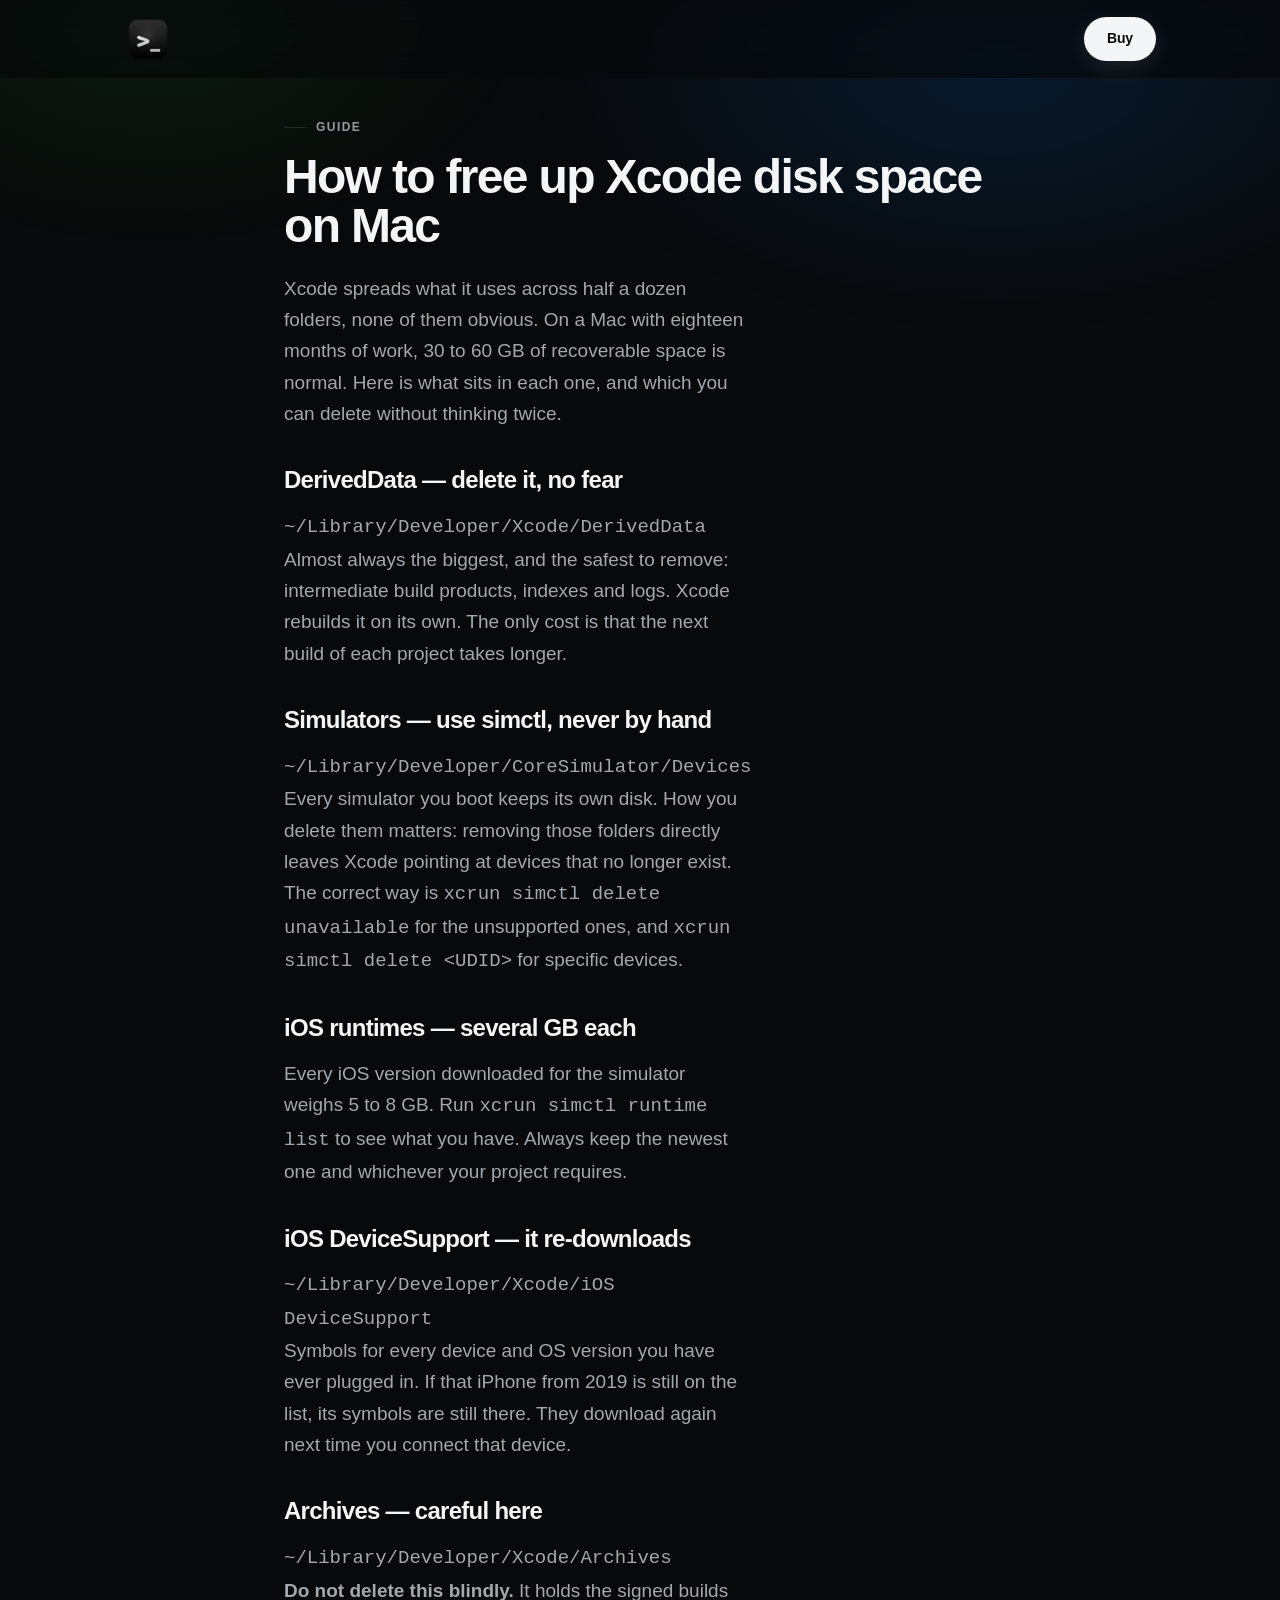
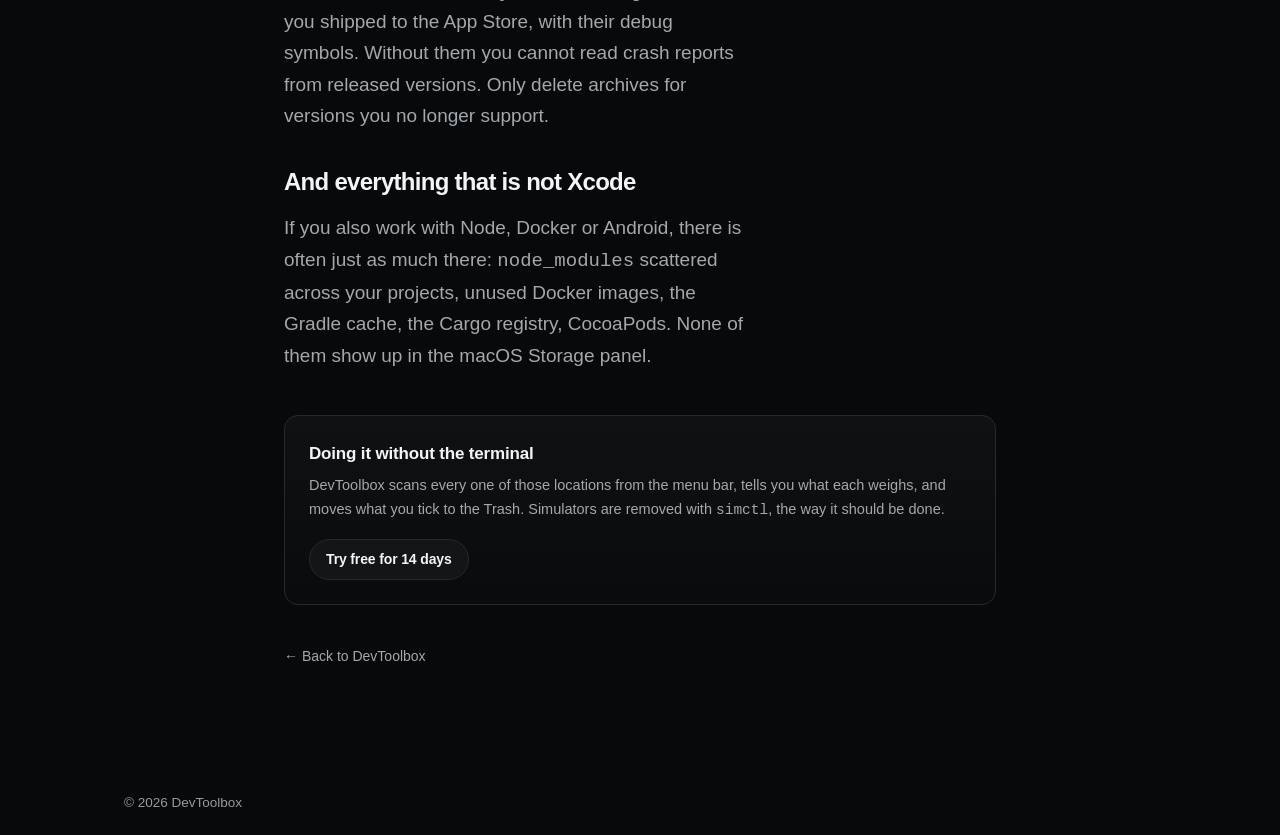
<file: en/guides/free-up-xcode-space/index.html>
<!doctype html>
<html lang="en"><head>
<meta charset="utf-8">
<meta name="viewport" content="width=device-width, initial-scale=1">
<title>How to free up Xcode disk space on Mac: what to delete and what to keep (2026)</title>
<meta name="description" content="Xcode piles up tens of gigabytes in DerivedData, simulators, DeviceSupport and archives. What each folder holds, which ones are safe to delete, and which are not.">
<link rel="canonical" href="https://devtoolbox.softapp.tech/en/guides/free-up-xcode-space/">
<link rel="alternate" hreflang="es" href="https://devtoolbox.softapp.tech/guias/liberar-espacio-xcode/">
<link rel="alternate" hreflang="en" href="https://devtoolbox.softapp.tech/en/guides/free-up-xcode-space/">
<meta name="robots" content="index, follow, max-snippet:-1">
<link rel="icon" href="../../../favicon.png" type="image/png">
<link rel="stylesheet" href="../../../styles.css">
<script defer src="https://softsoftmetrics.softapp.tech/b.js"></script>
<script type="application/ld+json">
{"@context":"https://schema.org","@type":"HowTo",
 "name":"How to free up Xcode disk space on Mac",
 "description":"Which folders Xcode fills, how much they weigh, and which are safe to delete.",
 "inLanguage":"en","totalTime":"PT5M",
 "step":[
  {"@type":"HowToStep","name":"Delete DerivedData","text":"Remove ~/Library/Developer/Xcode/DerivedData. These are intermediate build products and Xcode rebuilds them."},
  {"@type":"HowToStep","name":"Remove unused simulators","text":"Run xcrun simctl delete unavailable to drop the ones Xcode no longer supports."},
  {"@type":"HowToStep","name":"Clear iOS DeviceSupport","text":"Delete ~/Library/Developer/Xcode/iOS DeviceSupport. It re-downloads when you connect the device."},
  {"@type":"HowToStep","name":"Check your archives","text":"Review ~/Library/Developer/Xcode/Archives before deleting: it holds signed builds you may still need."}
 ]}
</script>
</head><body>
<div class="glow" aria-hidden="true"></div>
<header><div class="wrap">
  <a class="logo" href="../../"><img src="../../../icon.png" width="38" height="38" alt="DevToolbox"></a>
  <a class="btn btn-primary btn-sm" href="../../#pricing">Buy</a>
</div></header>

<main id="main"><article class="reveal in" style="padding:40px 0 80px">
<div class="wrap" style="max-width:760px">
  <p class="eyebrow">Guide</p>
  <h1 style="font-size:clamp(2rem,5vw,3rem)">How to free up Xcode disk space on Mac</h1>
  <p class="lead" style="margin-bottom:34px">
    Xcode spreads what it uses across half a dozen folders, none of them obvious.
    On a Mac with eighteen months of work, 30 to 60 GB of recoverable space is
    normal. Here is what sits in each one, and which you can delete without
    thinking twice.
  </p>

  <h2 style="font-size:1.5rem;margin-top:38px">DerivedData — delete it, no fear</h2>
  <p class="lead"><code>~/Library/Developer/Xcode/DerivedData</code></p>
  <p class="lead">
    Almost always the biggest, and the safest to remove: intermediate build
    products, indexes and logs. Xcode rebuilds it on its own. The only cost is
    that the next build of each project takes longer.
  </p>

  <h2 style="font-size:1.5rem;margin-top:38px">Simulators — use simctl, never by hand</h2>
  <p class="lead"><code>~/Library/Developer/CoreSimulator/Devices</code></p>
  <p class="lead">
    Every simulator you boot keeps its own disk. How you delete them matters:
    removing those folders directly leaves Xcode pointing at devices that no
    longer exist. The correct way is <code>xcrun simctl delete unavailable</code>
    for the unsupported ones, and <code>xcrun simctl delete &lt;UDID&gt;</code>
    for specific devices.
  </p>

  <h2 style="font-size:1.5rem;margin-top:38px">iOS runtimes — several GB each</h2>
  <p class="lead">
    Every iOS version downloaded for the simulator weighs 5 to 8 GB. Run
    <code>xcrun simctl runtime list</code> to see what you have. Always keep the
    newest one and whichever your project requires.
  </p>

  <h2 style="font-size:1.5rem;margin-top:38px">iOS DeviceSupport — it re-downloads</h2>
  <p class="lead"><code>~/Library/Developer/Xcode/iOS DeviceSupport</code></p>
  <p class="lead">
    Symbols for every device and OS version you have ever plugged in. If that
    iPhone from 2019 is still on the list, its symbols are still there. They
    download again next time you connect that device.
  </p>

  <h2 style="font-size:1.5rem;margin-top:38px">Archives — careful here</h2>
  <p class="lead"><code>~/Library/Developer/Xcode/Archives</code></p>
  <p class="lead">
    <strong>Do not delete this blindly.</strong> It holds the signed builds you
    shipped to the App Store, with their debug symbols. Without them you cannot
    read crash reports from released versions. Only delete archives for versions
    you no longer support.
  </p>

  <h2 style="font-size:1.5rem;margin-top:38px">And everything that is not Xcode</h2>
  <p class="lead">
    If you also work with Node, Docker or Android, there is often just as much
    there: <code>node_modules</code> scattered across your projects, unused
    Docker images, the Gradle cache, the Cargo registry, CocoaPods. None of them
    show up in the macOS Storage panel.
  </p>

  <div class="card" style="margin-top:44px">
    <h3>Doing it without the terminal</h3>
    <p>DevToolbox scans every one of those locations from the menu bar, tells you
       what each weighs, and moves what you tick to the Trash. Simulators are
       removed with <code>simctl</code>, the way it should be done.</p>
    <p style="margin-top:16px">
      <a class="btn btn-ghost btn-sm" href="../../../download/">Try free for 14 days</a>
    </p>
  </div>

  <p class="small muted" style="margin-top:40px">
    <a href="../../">← Back to DevToolbox</a>
  </p>
</div>
</article></main>

<footer><div class="wrap"><span>© 2026 DevToolbox</span></div></footer>
</body></html>
</file>
<file: styles.css>
:root{--bg:#08090a;--surface:#131517;--surface-2:#1b1e21;--line:#262a2e;--text:#f3f5f6;--muted:#a2a9ae;--faint:#949ba1;--green:#32d74b;--yellow:#ffd60a;--red:#ff453a;--blue:#0a84ff;--radius:14px;--max:1080px}*{box-sizing:border-box;margin:0;padding:0}html{scroll-behavior:smooth}body{background:var(--bg);color:var(--text);font:400 17px/1.65 -apple-system,BlinkMacSystemFont,"Segoe UI",Inter,sans-serif;-webkit-font-smoothing:antialiased}.wrap{max-width:var(--max);margin:0 auto;padding:0 24px}header{position:sticky;top:0;z-index:10;backdrop-filter:saturate(160%) blur(14px);background:rgba(8,9,10,.72)}header .wrap{display:flex;align-items:center;gap:20px;height:58px}.logo{display:flex;align-items:center;gap:9px;font-weight:700;letter-spacing:-.02em;font-size:16px}.logo img{width:26px;height:26px;display:block;flex:none}.logo:hover span{color:#fff}@media (max-width:420px){.logo span{display:none}.logo img{width:28px;height:28px}}header nav{margin-left:auto;display:flex;gap:22px}header nav a{color:var(--muted);font-size:14px}header nav a:hover{color:var(--text)}a{color:inherit;text-decoration:none}.btn{display:inline-flex;align-items:center;gap:8px;padding:12px 22px;border-radius:10px;font-size:15px;font-weight:600;letter-spacing:-.01em;border:1px solid transparent;transition:transform .15s,background .15s}.btn:active{transform:scale(.98)}.btn-primary{background:var(--text);color:#0a0b0c}.btn-primary:hover{background:#fff}.btn-ghost{border-color:var(--line);background:var(--surface);color:var(--text)}.btn-ghost:hover{background:var(--surface-2)}.btn-sm{padding:8px 16px;font-size:14px}section{padding:110px 0;border-top:1px solid var(--line)}section:first-of-type{border-top:0}.eyebrow{font-size:12px;font-weight:700;letter-spacing:.12em;text-transform:uppercase;color:var(--faint);margin-bottom:14px}h1{font-size:clamp(2.6rem,7vw,4.4rem);line-height:1.03;font-weight:700;letter-spacing:-.035em;margin-bottom:22px}h2{font-size:clamp(1.9rem,4vw,2.7rem);line-height:1.12;font-weight:700;letter-spacing:-.03em;margin-bottom:16px}h3{font-size:17px;font-weight:600;letter-spacing:-.01em;margin-bottom:6px}.lead{font-size:19px;color:var(--muted);max-width:44ch}.muted{color:var(--muted)}.small{font-size:14px}.hero{padding:96px 0 84px}.hero-grid{display:grid;grid-template-columns:1.05fr .95fr;gap:56px;align-items:center}.hero .actions{display:flex;gap:12px;margin-top:34px;flex-wrap:wrap}.hero .note{margin-top:16px;font-size:13px;color:var(--faint)}.split{display:grid;grid-template-columns:1fr 1fr;gap:56px;align-items:center}.split.flip>*:first-child{order:2}.panel{background:var(--surface);border:1px solid var(--line);border-radius:18px;padding:14px;box-shadow:0 30px 70px rgba(0,0,0,.55)}.tiles{display:grid;grid-template-columns:repeat(4,1fr);gap:7px}.tile{background:var(--surface-2);border:1px solid var(--line);border-radius:10px;padding:9px 10px}.tile .label{font-size:9px;font-weight:700;letter-spacing:.07em;color:var(--muted);text-transform:uppercase}.tile .value{font-size:15px;font-weight:600;margin-top:2px}.tile .cap{font-size:9.5px;color:var(--faint)}.meter{height:4px;border-radius:99px;background:#33383d;margin-top:8px;overflow:hidden}.meter i{display:block;height:100%;border-radius:99px}.tabs{display:flex;gap:2px;padding:2px;margin:12px 0 10px;background:#23272b;border-radius:9px;width:fit-content;margin-inline:auto}.tabs span{padding:5px 14px;font-size:11px;font-weight:500;color:var(--muted);border-radius:7px}.tabs .on{background:var(--surface-2);color:var(--text);border:.5px solid #3a3f44}.rows{background:#191c1f;border-radius:12px;overflow:hidden}.row{display:flex;align-items:center;gap:10px;padding:9px 12px;font-size:12px;border-bottom:1px solid #212528}.row:last-child{border-bottom:0}.row .check{width:14px;height:14px;border-radius:99px;border:1.5px solid var(--faint);flex:none}.row .check.on{background:var(--text);border-color:var(--text)}.row .name{font-weight:500}.row .sub{color:var(--faint);font-size:10px}.row .size{margin-left:auto;font-weight:600;font-variant-numeric:tabular-nums}.cta-row{margin-top:10px;text-align:center;padding:9px;background:var(--surface-2);border:.5px solid #3a3f44;border-radius:9px;font-size:12px;font-weight:600}.grid{display:grid;grid-template-columns:repeat(3,1fr);gap:18px;margin-top:44px}.card{background:var(--surface);border:1px solid var(--line);border-radius:var(--radius);padding:24px}.card p{color:var(--muted);font-size:14.5px}.dot{width:9px;height:9px;border-radius:99px;display:inline-block;margin-bottom:14px}.price-box{background:var(--surface);border:1px solid var(--line);border-radius:20px;padding:40px;text-align:center;max-width:460px;margin:40px auto 0}.price{font-size:62px;font-weight:700;letter-spacing:-.04em;line-height:1}.price sup{font-size:24px;font-weight:600;vertical-align:super}.price-box ul{list-style:none;text-align:left;margin:28px 0;display:grid;gap:10px}.price-box li{color:var(--muted);font-size:15px;padding-left:24px;position:relative}.price-box li::before{content:"✓";position:absolute;left:0;color:var(--green);font-weight:700}details{border-bottom:1px solid var(--line);padding:20px 0}summary{cursor:pointer;font-weight:600;font-size:16.5px;list-style:none}summary::-webkit-details-marker{display:none}summary::after{content:"+";float:right;color:var(--faint);font-weight:400}details[open] summary::after{content:"−"}details p{color:var(--muted);font-size:15px;margin-top:12px;max-width:62ch}footer{padding:44px 0;color:var(--faint);font-size:13.5px}footer .wrap{display:flex;gap:24px;flex-wrap:wrap;align-items:center}footer nav{margin-left:auto;display:flex;gap:20px}footer a:hover{color:var(--text)}}.tabs span{display:inline-flex;align-items:center;padding:5px 13px;font-size:11px;font-weight:500;color:var(--sec);border-radius:7px}.row .txt{flex:1}.row .ico{font-size:14px}.row .size.ram{min-width:62px;text-align:right;color:var(--muted);font-weight:500}.row .check{transition:background .15s,border-color .15s}.sw{width:26px;height:15px;border-radius:99px;background:#3a3f44;margin-left:auto;position:relative;flex:none;transition:background .2s}.sw::after{content:"";position:absolute;top:2px;left:2px;width:11px;height:11px;border-radius:99px;background:#fff;transition:transform .2s}.sw.on{background:var(--green)}.sw.on::after{transform:translateX(11px)}.cta-row{width:100%;font:inherit;font-size:12px;font-weight:600;color:var(--text);cursor:pointer;transition:background .18s,color .18s}.hint{font-size:11px;color:var(--faint);text-align:center;margin-top:9px}.meter i,.tile .value{transition:width .5s ease,color .3s}.js .reveal,.js .card,.js .price-box{opacity:0;transform:translateY(22px);transition:opacity .6s cubic-bezier(.16,1,.3,1),transform .6s cubic-bezier(.16,1,.3,1)}.reveal.in,.card.in,.price-box.in{opacity:1 !important;transform:none !important}.card{transition:opacity .6s,transform .6s,border-color .2s}.card.in:hover{border-color:#3a4046;transform:translateY(-3px)}@media (prefers-reduced-motion:reduce){.reveal,.card,.price-box{opacity:1;transform:none;transition:none}}.mobile-bar{display:none}@media (max-width:860px){:root{--radius:12px}body{font-size:16px}.wrap{padding:0 20px}section{padding:64px 0}header nav{display:none}header .wrap{height:52px}header .btn{margin-left:auto}h1{font-size:2.35rem;letter-spacing:-.03em}h2{font-size:1.7rem}.lead{font-size:17px;max-width:none}.hero{padding:44px 0 56px}.hero-grid,.split{grid-template-columns:1fr;gap:32px}.split.flip>*:first-child{order:0}.hero .actions{gap:10px}.hero .actions .btn{flex:1;justify-content:center;min-height:48px}.grid{grid-template-columns:1fr;gap:12px;margin-top:30px}.card{padding:20px}.panel{padding:11px;border-radius:16px}.tiles{grid-template-columns:1fr 1fr;gap:8px}.tile{padding:10px 11px}.tile .value{font-size:17px}.tile .cap{font-size:10.5px}.meter{height:5px}.tabs{width:100%;margin:12px 0 10px}.tabs span{flex:1;justify-content:center;padding:9px 4px;font-size:11.5px}.row{padding:12px;gap:12px;min-height:52px}.row .name{font-size:13px}.row .sub{font-size:10.5px}.row .size{font-size:12px}.row .check{width:18px;height:18px}.cta-row{padding:13px;font-size:13px}.price-box{padding:28px 22px;border-radius:16px;margin-top:28px}.price{font-size:52px}.price-box .btn{min-height:50px;font-size:16px}details{padding:18px 0}summary{font-size:15.5px}footer{padding:32px 0 96px}footer .wrap{flex-direction:column;align-items:flex-start;gap:14px}footer nav{margin-left:0}.mobile-bar{display:flex;align-items:center;gap:14px;position:fixed;left:0;right:0;bottom:0;z-index:20;padding:12px 20px calc(12px+env(safe-area-inset-bottom));background:rgba(13,15,17,.92);backdrop-filter:saturate(160%) blur(16px);border-top:1px solid var(--line)}.mobile-bar strong{display:block;font-size:15px}.mobile-bar span{font-size:12px;color:var(--muted)}.mobile-bar .btn{margin-left:auto;min-height:44px;padding:0 22px}}@media (max-width:420px){.wrap{padding:0 16px}h1{font-size:2rem}.tile .value{font-size:15.5px}.tile .label{font-size:8.5px}.tabs span{font-size:10.5px;padding:9px 2px}.row .sub{display:none}.price{font-size:46px}}.panel{background:linear-gradient(180deg,#17191c 0%,#121417 100%);border:1px solid #2b2f34;border-radius:18px;padding:14px;box-shadow:0 40px 90px rgba(0,0,0,.6),0 0 0 1px rgba(255,255,255,.03) inset}.tile{background:linear-gradient(180deg,#23272b 0%,#1d2124 100%);border:.5px solid rgba(255,255,255,.12);box-shadow:0 3px 6px rgba(0,0,0,.28);border-radius:10px}.tile .label{letter-spacing:.07em;font-weight:700}.tile .value{font-weight:600;letter-spacing:-.01em}.tabs{background:rgba(255,255,255,.07);padding:2px;border-radius:9px}.tabs span.on{background:linear-gradient(180deg,#2a2e33 0%,#232729 100%);border:.5px solid rgba(255,255,255,.14);box-shadow:0 2px 5px rgba(0,0,0,.35)}.rows{background:rgba(255,255,255,.04);border:.5px solid rgba(255,255,255,.07);border-radius:12px}.row{border-bottom:.5px solid rgba(255,255,255,.06)}.row:last-of-type{border-bottom:0}.row .check{border-radius:99px;border:1.5px solid rgba(255,255,255,.28)}.row .check.on{background:var(--text);border-color:var(--text);position:relative}.row .check.on::after{content:"";position:absolute;inset:0;margin:auto;width:5px;height:8px;border:solid #101214;border-width:0 1.6px 1.6px 0;transform:rotate(42deg) translate(-1px,-1px)}.cta-row{background:linear-gradient(180deg,#2a2e33 0%,#232729 100%);border:.5px solid rgba(255,255,255,.16);box-shadow:0 3px 8px rgba(0,0,0,.35);border-radius:9px;color:var(--text)}.glow{position:fixed;inset:0;pointer-events:none;z-index:0;background:radial-gradient(760px 420px at 78% 8%,rgba(10,132,255,.14),transparent 62%),radial-gradient(620px 380px at 12% 2%,rgba(50,215,75,.09),transparent 60%)}main,header,footer{position:relative;z-index:1}h1 em{font-style:normal;background:linear-gradient(96deg,var(--green) 0%,#7ee8a2 42%,var(--blue) 100%);-webkit-background-clip:text;background-clip:text;color:transparent}.eyebrow{display:flex;align-items:center;gap:10px}.eyebrow::before{content:"";width:22px;height:1px;background:var(--line);flex:none}.wrap[style*="center"] .eyebrow{justify-content:center}.card{background:linear-gradient(180deg,rgba(255,255,255,.035),rgba(255,255,255,.012));position:relative;overflow:hidden}.card::after{content:"";position:absolute;inset:0;border-radius:inherit;background:radial-gradient(340px 160px at 50% -30%,rgba(255,255,255,.07),transparent 70%);opacity:0;transition:opacity .3s}.card.in:hover::after{opacity:1}.price-box{background:radial-gradient(520px 260px at 50% -10%,rgba(10,132,255,.12),transparent 70%),linear-gradient(180deg,rgba(255,255,255,.04),rgba(255,255,255,.015))}.price{background:linear-gradient(180deg,#fff,#b9c0c5);-webkit-background-clip:text;background-clip:text;color:transparent}.btn-primary{box-shadow:0 6px 22px rgba(255,255,255,.1)}summary:hover{color:#fff}.skip{position:absolute;left:-9999px;top:8px;z-index:100;background:var(--text);color:#0a0b0c;padding:10px 18px;border-radius:8px}.skip:focus{left:20px}.progress{position:fixed;top:0;left:0;height:2px;z-index:30;width:0;background:linear-gradient(90deg,var(--green),var(--blue));transition:width .1s linear}header nav a{position:relative;padding:6px 0;transition:color .2s}header nav a::after{content:"";position:absolute;left:0;right:0;bottom:0;height:1.5px;background:var(--text);border-radius:2px;transform:scaleX(0);transform-origin:left;transition:transform .25s}header nav a.active{color:var(--text)}header nav a.active::after{transform:scaleX(1)}.lang{display:flex;gap:1px;padding:2px;margin-left:4px;background:rgba(255,255,255,.07);border-radius:8px}.lang a{padding:4px 9px;font-size:12px;font-weight:600;color:var(--muted);border-radius:6px}.lang a.on{background:var(--surface-2);color:var(--text)}.lang a:hover{color:var(--text)}.top{position:fixed;right:22px;bottom:22px;z-index:25;width:42px;height:42px;border-radius:50%;display:grid;place-items:center;font-size:16px;background:var(--surface-2);border:1px solid var(--line);color:var(--muted);opacity:0;pointer-events:none;transform:translateY(10px);transition:opacity .25s,transform .25s,color .2s}.top.on{opacity:1;pointer-events:auto;transform:none}.top:hover{color:var(--text)}@media (max-width:860px){header nav{display:flex;position:fixed;top:52px;left:0;right:0;z-index:9;gap:0;overflow-x:auto;scrollbar-width:none;padding:8px 16px;background:rgba(8,9,10,.9);backdrop-filter:saturate(160%) blur(14px)}header nav::-webkit-scrollbar{display:none}header nav a{flex:none;padding:6px 13px;font-size:13px;white-space:nowrap;border-radius:99px}header nav a::after{display:none}header nav a.active{background:rgba(255,255,255,.09)}main{padding-top:45px}.top{display:none}.lang a{padding:5px 10px}}a:focus-visible,button:focus-visible,summary:focus-visible{outline:2px solid var(--blue);outline-offset:3px;border-radius:6px}@media (prefers-reduced-motion:reduce){html{scroll-behavior:auto}.pane.on{animation:none}.progress{transition:none}*{animation-duration:.01ms !important;transition-duration:.01ms !important}}.panel{--sec:rgba(255,255,255,.55);--ter:rgba(255,255,255,.26);--qua:rgba(255,255,255,.10)}.panel .tile .label{color:var(--sec)}.panel .tile .cap{color:var(--ter)}.panel .row .sub{color:var(--ter)}.panel .tabs span.on{color:var(--text)}.panel .meter{background:var(--qua)}.panel .hint{color:var(--ter)}.row.sel{background:rgba(255,255,255,.055)}.cta-row{display:flex;align-items:center;justify-content:center;gap:7px}.row .glyph{width:18px;height:18px;color:var(--sec);flex:none}.row .glyph svg{width:100%;height:100%;display:block}.tabs span svg{width:11px;height:11px;margin-right:5px;vertical-align:-1px}.row .count{font-size:9.5px;font-weight:500;color:var(--sec);padding:1.5px 5px;border-radius:99px;background:var(--qua);font-variant-numeric:tabular-nums}.rows .row{border-bottom:0;position:relative}.rows .row+.row::before{content:"";position:absolute;top:0;left:46px;right:0;height:.5px;background:rgba(255,255,255,.07)}.row{align-items:center}.row .txt{min-width:0}.row .name,.row .sub{display:block;overflow:hidden;text-overflow:ellipsis;white-space:nowrap}@media (max-width:420px){.rows .row+.row::before{left:40px}}@media print{.glow,.progress,.top,.mobile-bar{display:none !important}header{position:static;backdrop-filter:none}header nav,.lang{display:none}details>p{display:block !important}summary::after{content:""}section{padding:34px 0;break-inside:avoid}.card,.price-box,.panel{break-inside:avoid}.reveal,.card,.price-box{opacity:1 !important;transform:none !important}body{-webkit-print-color-adjust:exact;print-color-adjust:exact}a[href^="http"]::after{content:" (" attr(href) ")";font-size:10px;color:#8b9298}a[href^="#"]::after{content:""}}.shot{width:100%;max-width:440px;height:auto;display:block;border-radius:14px;filter:drop-shadow(0 34px 70px rgba(0,0,0,.62))}@media (max-width:860px){.shot{margin:0 auto;max-width:380px}}header .wrap{height:66px}.logo img{width:38px;height:38px}header nav,header .lang{display:none}header .btn{margin-left:auto}footer .lang{margin-left:0}footer nav{margin-left:auto}.mobile-bar{display:none !important}@media (max-width:860px){header .wrap{height:60px}.logo img{width:36px;height:36px}main{padding-top:0}footer{padding:32px 0}footer .wrap{flex-direction:row;flex-wrap:wrap;align-items:center}}@media (max-width:420px){.logo img{width:34px;height:34px}}header .btn{margin-left:auto;border-radius:99px;padding:9px 22px}header{position:fixed !important;top:0;left:0;right:0;z-index:50 !important}body{padding-top:78px}header .wrap{height:78px}.logo img{width:48px !important;height:48px !important}@media (max-width:860px){body{padding-top:66px}header .wrap{height:66px}.logo img{width:42px !important;height:42px !important}}@media (max-width:420px){body{padding-top:60px}header .wrap{height:60px}.logo img{width:38px !important;height:38px !important}}.disk .wrap{max-width:900px}.figure{display:flex;align-items:baseline;gap:14px;margin:6px 0 26px}.huge{font-size:clamp(4rem,13vw,8.5rem);line-height:.86;font-weight:700;letter-spacing:-.055em;font-variant-numeric:tabular-nums;background:linear-gradient(170deg,#fff 20%,#7c848a 100%);-webkit-background-clip:text;background-clip:text;color:transparent}.huge span{font-size:.32em;letter-spacing:-.02em;margin-left:.08em}.huge-cap{font-size:17px;color:var(--muted)}.diskbar{display:flex;gap:2px;height:14px;margin-bottom:14px}.seg{border-radius:3px}.seg.used{background:#2f353b}.seg.junk{background:var(--green)}.seg.free{background:#191d21}.diskkey{display:flex;flex-wrap:wrap;gap:8px 22px;font-size:13px;color:var(--muted)}.diskkey span{display:inline-flex;align-items:center;gap:8px}.diskkey i{width:9px;height:9px;border-radius:2px}.k-used{background:#2f353b}.k-junk{background:var(--green)}.k-free{background:#191d21}.specs{list-style:none;margin:44px 0 0;counter-reset:n}.specs li{display:grid;grid-template-columns:1fr 120px auto;align-items:center;gap:20px;padding:15px 0;border-top:1px solid var(--line)}.specs li:last-child{border-bottom:1px solid var(--line)}.specs code{font:400 13.5px/1.4 ui-monospace,SFMono-Regular,Menlo,monospace;color:var(--muted);word-break:break-all}.specs b{font-size:17px;font-weight:600;font-variant-numeric:tabular-nums;min-width:84px;text-align:right}.wgt{display:block;height:4px;border-radius:2px;background:#23282d}.wgt i{display:block;height:100%;border-radius:2px;background:var(--green)}.specnote{margin-top:16px;font-size:13px;color:var(--faint)}@media (max-width:700px){.specs li{grid-template-columns:1fr auto;gap:6px 14px}.wgt{grid-column:1 / -1;order:3}.specs code{font-size:12px}.figure{gap:10px}}section{border-top:0}details{border-bottom:0;padding:14px 0}.specs li,.specs li:last-child{border-top:0;border-bottom:0}.specs{margin-top:36px}.specs li{padding:13px 14px;border-radius:10px;transition:background .18s}.specs li:hover{background:rgba(255,255,255,.035)}details{border-radius:10px;padding:14px 14px;transition:background .18s}details:hover{background:rgba(255,255,255,.03)}details[open]{background:rgba(255,255,255,.035)}.hero .actions .btn{white-space:nowrap}@media (max-width:620px){.hero .actions{flex-direction:column}.hero .actions .btn{width:100%}}.hero .actions .btn{white-space:nowrap}@media (max-width:620px){.hero .actions{flex-direction:column}.hero .actions .btn{width:100%;font-size:14.5px}.price-box .btn{font-size:14.5px;padding-inline:12px}}@media (max-width:380px){.hero .actions .btn,.price-box .btn{font-size:13.5px}}.btn{border-radius:99px}.hero .actions .btn{min-height:50px}.price-box .btn{border-radius:99px}@media (max-width:620px){.hero .actions{flex-direction:row;flex-wrap:nowrap;gap:9px}.hero .actions .btn{width:auto;font-size:13.5px;padding-inline:14px}.hero .actions .btn-primary{flex:1.75}.hero .actions .btn-ghost{flex:1}}@media (max-width:370px){.hero .actions .btn{white-space:normal;line-height:1.25;font-size:12.5px}}
</file>
